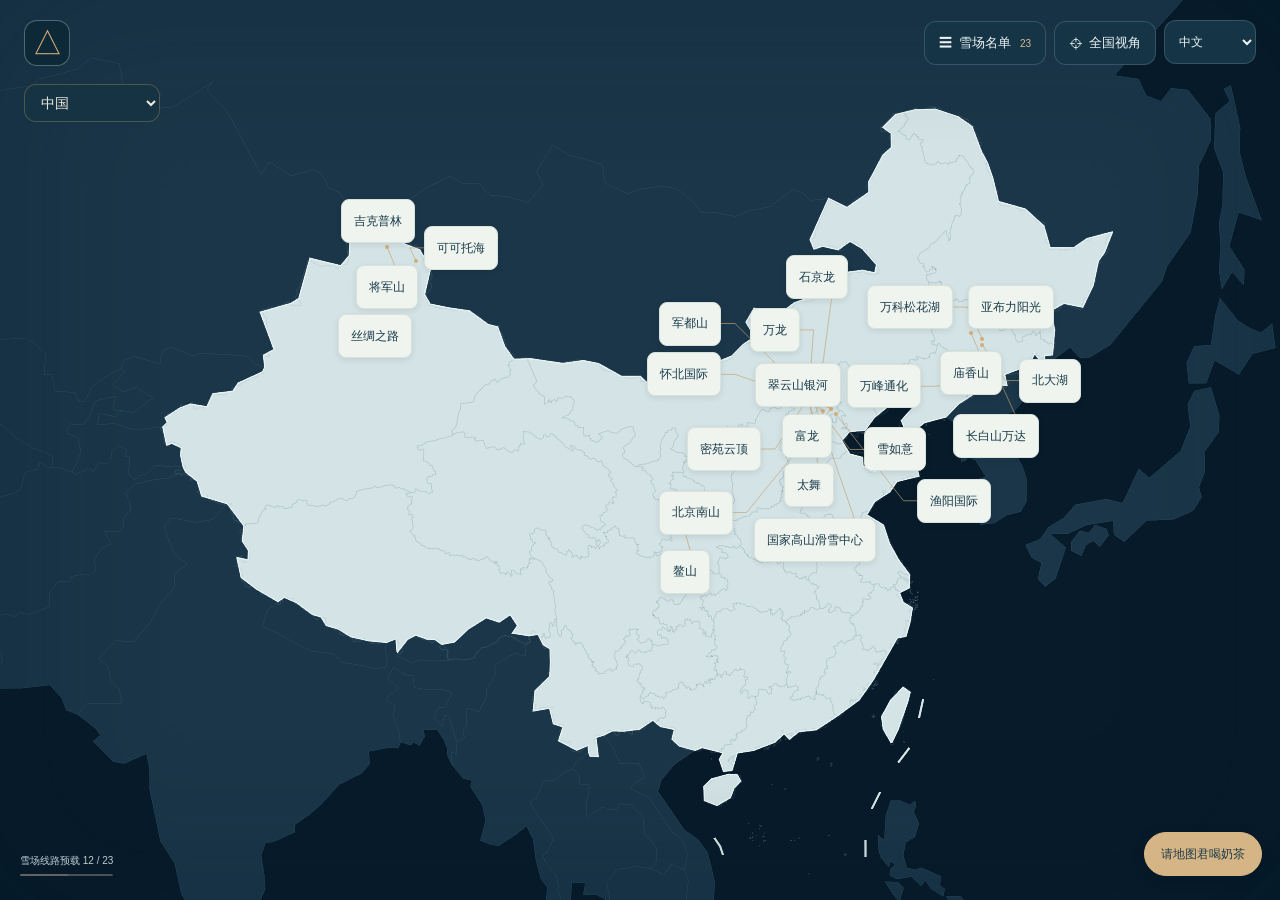
<file: index.html>
<!doctype html>
<html lang="zh-CN"><head><meta name="description" content="探索中国与日本滑雪场的三维地形、雪道与附近雪场。社区地图数据，仅供展示参考。"><meta charset="UTF-8"><meta name="viewport" content="width=device-width,initial-scale=1,viewport-fit=cover"/><meta name="theme-color" content="#091c2a"><title>中国滑雪地图 · Snow Atlas</title><link rel="preconnect" href="https://cdn.jsdelivr.net" crossorigin><link rel="stylesheet" href="./vendor/maplibre-gl.css"><link rel="stylesheet" href="./common-ui.css?v=japan34"><link rel="stylesheet" href="./atlas.css?v=japan34"></head>
<body>
<main id="atlas-map" aria-label="滑雪场地图"></main>
<div class="atmosphere" aria-hidden="true"></div>
<header class="atlas-header"><div class="atlas-brand"><div class="brand-mark">△</div><div><div class="brand-kicker">SNOW ATLAS <span> / CHINA</span></div><h1>中国滑雪地图</h1><div class="brand-sub">23座主要户外滑雪场 · 三维地形图集</div></div></div><div class="header-controls"><button type="button" aria-label="雪场名单" aria-controls="catalog" id="btn-list" aria-expanded="false">☰ <span>雪场名单</span><span class="mini-count">23</span></button><button type="button" id="btn-home" aria-label="全国视角" title="返回中国全览">⌖ <span>全国视角</span></button></div></header>
<select id="country-select" aria-label="国家与地区"><option value="CN">中国</option><option value="JP">日本 · 越后</option></select>
<div id="atlas-message" role="status" aria-live="polite">23家滑雪场 · 公开线路数据持续核查 · 名称全部显示</div>
<div id="warmup" hidden><span id="warm-text"></span><progress id="warm-bar" value="0" max="23" aria-label="雪场线路预载进度"></progress></div>
<div class="map-help" id="map-help">滚轮放大 / 缩小 <span>·</span> 左键拖动 <span>·</span> 点击名称打开雪场 <span>·</span> 点击名称进入三维雪场</div>
<div class="scale-chip" id="zoom-chip">CHINA / OVERVIEW</div>
<div id="catalog-backdrop" class="catalog-backdrop" hidden></div><section class="catalog" id="catalog" aria-label="按规模排序的雪场名单" hidden><div class="catalog-top"><div><div class="catalog-eyebrow">THE RESORTS / 23</div><h2>雪场名单</h2><p>按OSM已测绘雪道长度，非官方排名</p></div><button id="btn-close-list" aria-label="关闭名单">×</button></div><div class="catalog-search"><input id="resort-search" type="search" placeholder="搜索雪场" aria-label="搜索雪场" autocomplete="off" autocapitalize="off" spellcheck="false"></div><div id="catalog-empty" class="catalog-empty" hidden>没有匹配的雪场</div><div id="resort-list" class="resort-list"></div><div class="catalog-foot">© OpenStreetMap contributors (ODbL) · DataV GeoAtlas · Natural Earth · OpenSkiMap</div></section>
<div id="resort-overlay" class="resort-overlay" hidden role="dialog" aria-label="滑雪场三维地形界面" aria-modal="true"><iframe allowfullscreen allow="clipboard-write; web-share; fullscreen" id="scene-frame" title="滑雪场三维地形"></iframe><button id="btn-back" class="btn-back" aria-label="返回中国地图">←</button></div>
<footer class="atlas-foot"><span>MAP FRAMEWORK · v0.8</span><span>点位参考 OpenSkiData / OpenSkiMap、Skimap.org；线路 © OSM 贡献者，未作官方测绘核验 · 底图边界仅供设计预览</span></footer>
<script src="./data-cache.js?v=japan34"></script><script src="./vendor/maplibre-gl.js"></script><script src="./data/resorts.js?v=japan34"></script><script src="./atlas.js?v=japan34" defer></script><script src="./i18n.js?v=japan34"></script><script src="./extras.js?v=japan34"></script><script src="./warm31.js?v=japan34"></script></body></html>
</file>
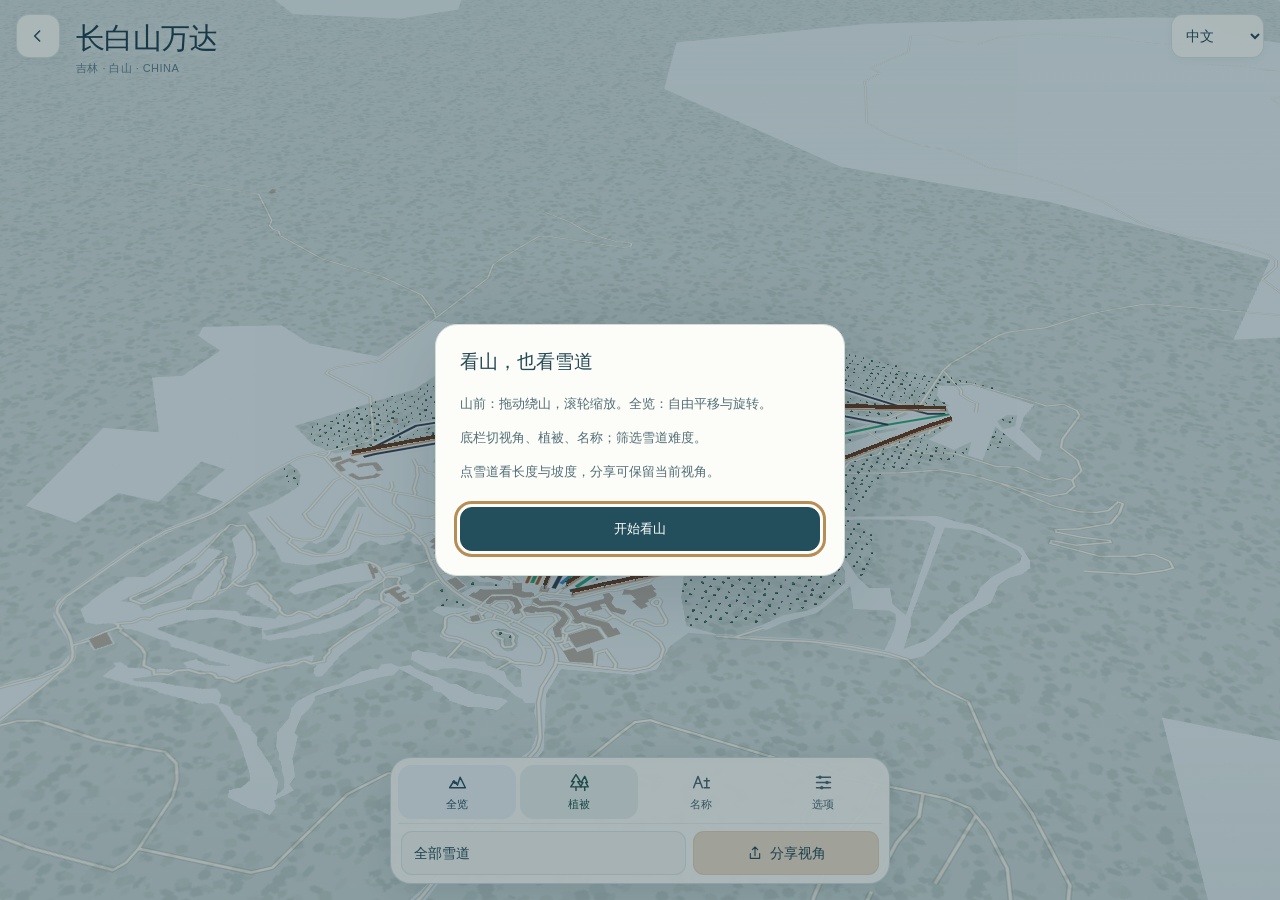
<file: scene.html>
<!doctype html>
<html lang="zh-CN">
<head><meta name="description" content="探索中国24座滑雪场的三维地形、雪道与附近雪场。社区地图数据，仅供展示参考。">
  <meta charset="UTF-8" />
  <meta name="viewport" content="width=device-width,initial-scale=1,viewport-fit=cover" />
  <meta name="theme-color" content="#eaf1f5" />
  <title>雪场三维地形 | Snow Atlas</title>
  <link rel="preconnect" href="https://unpkg.com" crossorigin />
  <link rel="preconnect" href="https://s3.amazonaws.com" crossorigin />
  <link href="./common-ui.css?v=japan34" rel="stylesheet" /><link href="./scene.css?v=japan34" rel="stylesheet" />
<link href="./vendor/maplibre-gl.css" rel="stylesheet" />

</head>
<body>
  <main id="map" aria-label="长白山万达滑雪场三维地形地图"></main>
  <header class="masthead">
    <div class="eyebrow"><span class="icon-mountain">△</span> SNOW ATLAS <span class="separator">/</span> GEOSPATIAL PREVIEW 01</div>
    <h1>长白山万达<span class="resort-suffix">滑雪场</span></h1>
    <div class="subline">CHANGBAISHAN WANDA · JILIN, CHINA</div>
  </header>
  <div class="scene-preview" id="scene-preview">真实地形 · 轻植被风格 v0.9</div>
  <div class="tools" role="toolbar" aria-label="地图控制">
    <button id="btn-view" type="button" aria-pressed="false" title="切换山前低机位与原全览视角">◒ <span id="view-toggle-text">全览 · 切山前</span></button>
    <button id="btn-vegetation" type="button" aria-pressed="true" title="显示/隐藏OSM林区纹理">♣ <span id="vegetation-toggle-text">植被：开</span></button>
    <button id="btn-labels" type="button" aria-pressed="false" title="显示已有雪道、索道名称及DEM近似高低点海拔">Aa <span id="label-toggle-text">名称 / 海拔</span></button>
    <button id="btn-reset" type="button" title="恢复默认视角 (R)" aria-label="恢复默认视角">⌖ <span>复位视角</span></button>
    <button id="btn-north" type="button" title="朝向正北 (N)" aria-label="朝向正北">↟ <span>正北</span></button>
  </div>
  <aside class="data-status" aria-live="polite">
    <span class="status-dot" id="status-dot"></span>
    <span id="status-text">地图初始化中…</span>
    <span class="stat-small" id="feature-count"></span> <span class="stat-small" id="vegetation-status">植被未同步</span>
  </aside>
  <div class="hint">左键拖动 · 平移　　右键拖动 · 旋转 / 俯仰　　滚轮 · 缩放</div>
  <aside class="legend" aria-label="雪道图例">
    <div class="legend-title">MAP KEY <span class="legend-note">社区坐标 · 待官方核对</span></div>
    <div class="legend-items">
      <span><i class="swatch green"></i> 初级</span>
      <span><i class="swatch blue"></i> 中级</span>
      <span><i class="swatch black"></i> 高级</span>
      <span><i class="swatch orange"></i> 索道 / 魔毯</span>
      <span><i class="swatch gray"></i> 未分级</span>
    </div>
  </aside>
  <section class="feature-panel" id="feature-panel" hidden>
    <button class="close" id="close-panel" title="关闭">×</button>
    <div class="eyebrow" id="feature-type"></div>
    <h2 id="feature-name"></h2>
    <p id="feature-details"></p>
    <p class="source-warning">位置来源：OpenStreetMap 社区数据，尚未通过官方雪场实测核对。</p>
  </section>
  <div class="loading" id="loading"><div class="loading-ring"></div><div>正在初始化三维地形…</div></div>
  <script src="./data-cache.js?v=japan34"></script><script src="./vendor/maplibre-gl.js" onerror="window.__maplibreLoadError = true"></script>
  <script src="./data/resorts.js?v=japan34"></script>
  <script src="./cables.js?v=japan34"></script><script src="./scene_features.js?v=japan34"></script><script src="./scene.js?v=japan34" defer></script>
<script src="./i18n.js?v=japan34"></script><script src="./extras.js?v=japan34"></script><script src="./scene-ui.js?v=japan34"></script><script src="./immersive30.js?v=japan34"></script></body>
</html>
</file>
<file: vendor/maplibre-gl.css>
.maplibregl-map{font:12px/20px Helvetica Neue,Arial,Helvetica,sans-serif;overflow:hidden;position:relative;-webkit-tap-highlight-color:rgb(0 0 0/0)}.maplibregl-canvas{left:0;position:absolute;top:0}.maplibregl-map:fullscreen{height:100%;width:100%}.maplibregl-ctrl-group button.maplibregl-ctrl-compass{touch-action:none}.maplibregl-canvas-container.maplibregl-interactive,.maplibregl-ctrl-group button.maplibregl-ctrl-compass{cursor:grab;-webkit-user-select:none;-moz-user-select:none;user-select:none}.maplibregl-canvas-container.maplibregl-interactive.maplibregl-track-pointer{cursor:pointer}.maplibregl-canvas-container.maplibregl-interactive:active,.maplibregl-ctrl-group button.maplibregl-ctrl-compass:active{cursor:grabbing}.maplibregl-canvas-container.maplibregl-touch-zoom-rotate,.maplibregl-canvas-container.maplibregl-touch-zoom-rotate .maplibregl-canvas{touch-action:pan-x pan-y}.maplibregl-canvas-container.maplibregl-touch-drag-pan,.maplibregl-canvas-container.maplibregl-touch-drag-pan .maplibregl-canvas{touch-action:pinch-zoom}.maplibregl-canvas-container.maplibregl-touch-zoom-rotate.maplibregl-touch-drag-pan,.maplibregl-canvas-container.maplibregl-touch-zoom-rotate.maplibregl-touch-drag-pan .maplibregl-canvas{touch-action:none}.maplibregl-canvas-container.maplibregl-touch-drag-pan.maplibregl-cooperative-gestures,.maplibregl-canvas-container.maplibregl-touch-drag-pan.maplibregl-cooperative-gestures .maplibregl-canvas{touch-action:pan-x pan-y}.maplibregl-ctrl-bottom-left,.maplibregl-ctrl-bottom-right,.maplibregl-ctrl-top-left,.maplibregl-ctrl-top-right{pointer-events:none;position:absolute;z-index:2}.maplibregl-ctrl-top-left{left:0;top:0}.maplibregl-ctrl-top-right{right:0;top:0}.maplibregl-ctrl-bottom-left{bottom:0;left:0}.maplibregl-ctrl-bottom-right{bottom:0;right:0}.maplibregl-ctrl{clear:both;pointer-events:auto;transform:translate(0)}.maplibregl-ctrl-top-left .maplibregl-ctrl{float:left;margin:10px 0 0 10px}.maplibregl-ctrl-top-right .maplibregl-ctrl{float:right;margin:10px 10px 0 0}.maplibregl-ctrl-bottom-left .maplibregl-ctrl{float:left;margin:0 0 10px 10px}.maplibregl-ctrl-bottom-right .maplibregl-ctrl{float:right;margin:0 10px 10px 0}.maplibregl-ctrl-group{background:#fff;border-radius:4px}.maplibregl-ctrl-group:not(:empty){box-shadow:0 0 0 2px rgba(0,0,0,.1)}@media (forced-colors:active){.maplibregl-ctrl-group:not(:empty){box-shadow:0 0 0 2px ButtonText}}.maplibregl-ctrl-group button{background-color:transparent;border:0;box-sizing:border-box;cursor:pointer;display:block;height:29px;outline:none;padding:0;width:29px}.maplibregl-ctrl-group button+button{border-top:1px solid #ddd}.maplibregl-ctrl button .maplibregl-ctrl-icon{background-position:50%;background-repeat:no-repeat;display:block;height:100%;width:100%}@media (forced-colors:active){.maplibregl-ctrl-icon{background-color:transparent}.maplibregl-ctrl-group button+button{border-top:1px solid ButtonText}}.maplibregl-ctrl button::-moz-focus-inner{border:0;padding:0}.maplibregl-ctrl-attrib-button:focus,.maplibregl-ctrl-group button:focus{box-shadow:0 0 2px 2px #0096ff}.maplibregl-ctrl button:disabled{cursor:not-allowed}.maplibregl-ctrl button:disabled .maplibregl-ctrl-icon{opacity:.25}.maplibregl-ctrl button:not(:disabled):hover{background-color:rgb(0 0 0/5%)}.maplibregl-ctrl-group button:focus:focus-visible{box-shadow:0 0 2px 2px #0096ff}.maplibregl-ctrl-group button:focus:not(:focus-visible){box-shadow:none}.maplibregl-ctrl-group button:focus:first-child{border-radius:4px 4px 0 0}.maplibregl-ctrl-group button:focus:last-child{border-radius:0 0 4px 4px}.maplibregl-ctrl-group button:focus:only-child{border-radius:inherit}.maplibregl-ctrl button.maplibregl-ctrl-zoom-out .maplibregl-ctrl-icon{background-image:url("data:image/svg+xml;charset=utf-8,%3Csvg xmlns='http://www.w3.org/2000/svg' width='29' height='29' fill='%23333' viewBox='0 0 29 29'%3E%3Cpath d='M10 13c-.75 0-1.5.75-1.5 1.5S9.25 16 10 16h9c.75 0 1.5-.75 1.5-1.5S19.75 13 19 13z'/%3E%3C/svg%3E")}.maplibregl-ctrl button.maplibregl-ctrl-zoom-in .maplibregl-ctrl-icon{background-image:url("data:image/svg+xml;charset=utf-8,%3Csvg xmlns='http://www.w3.org/2000/svg' width='29' height='29' fill='%23333' viewBox='0 0 29 29'%3E%3Cpath d='M14.5 8.5c-.75 0-1.5.75-1.5 1.5v3h-3c-.75 0-1.5.75-1.5 1.5S9.25 16 10 16h3v3c0 .75.75 1.5 1.5 1.5S16 19.75 16 19v-3h3c.75 0 1.5-.75 1.5-1.5S19.75 13 19 13h-3v-3c0-.75-.75-1.5-1.5-1.5'/%3E%3C/svg%3E")}@media (forced-colors:active){.maplibregl-ctrl button.maplibregl-ctrl-zoom-out .maplibregl-ctrl-icon{background-image:url("data:image/svg+xml;charset=utf-8,%3Csvg xmlns='http://www.w3.org/2000/svg' width='29' height='29' fill='%23fff' viewBox='0 0 29 29'%3E%3Cpath d='M10 13c-.75 0-1.5.75-1.5 1.5S9.25 16 10 16h9c.75 0 1.5-.75 1.5-1.5S19.75 13 19 13z'/%3E%3C/svg%3E")}.maplibregl-ctrl button.maplibregl-ctrl-zoom-in .maplibregl-ctrl-icon{background-image:url("data:image/svg+xml;charset=utf-8,%3Csvg xmlns='http://www.w3.org/2000/svg' width='29' height='29' fill='%23fff' viewBox='0 0 29 29'%3E%3Cpath d='M14.5 8.5c-.75 0-1.5.75-1.5 1.5v3h-3c-.75 0-1.5.75-1.5 1.5S9.25 16 10 16h3v3c0 .75.75 1.5 1.5 1.5S16 19.75 16 19v-3h3c.75 0 1.5-.75 1.5-1.5S19.75 13 19 13h-3v-3c0-.75-.75-1.5-1.5-1.5'/%3E%3C/svg%3E")}}@media (forced-colors:active) and (prefers-color-scheme:light){.maplibregl-ctrl button.maplibregl-ctrl-zoom-out .maplibregl-ctrl-icon{background-image:url("data:image/svg+xml;charset=utf-8,%3Csvg xmlns='http://www.w3.org/2000/svg' width='29' height='29' viewBox='0 0 29 29'%3E%3Cpath d='M10 13c-.75 0-1.5.75-1.5 1.5S9.25 16 10 16h9c.75 0 1.5-.75 1.5-1.5S19.75 13 19 13z'/%3E%3C/svg%3E")}.maplibregl-ctrl button.maplibregl-ctrl-zoom-in .maplibregl-ctrl-icon{background-image:url("data:image/svg+xml;charset=utf-8,%3Csvg xmlns='http://www.w3.org/2000/svg' width='29' height='29' viewBox='0 0 29 29'%3E%3Cpath d='M14.5 8.5c-.75 0-1.5.75-1.5 1.5v3h-3c-.75 0-1.5.75-1.5 1.5S9.25 16 10 16h3v3c0 .75.75 1.5 1.5 1.5S16 19.75 16 19v-3h3c.75 0 1.5-.75 1.5-1.5S19.75 13 19 13h-3v-3c0-.75-.75-1.5-1.5-1.5'/%3E%3C/svg%3E")}}.maplibregl-ctrl button.maplibregl-ctrl-fullscreen .maplibregl-ctrl-icon{background-image:url("data:image/svg+xml;charset=utf-8,%3Csvg xmlns='http://www.w3.org/2000/svg' width='29' height='29' fill='%23333' viewBox='0 0 29 29'%3E%3Cpath d='M24 16v5.5c0 1.75-.75 2.5-2.5 2.5H16v-1l3-1.5-4-5.5 1-1 5.5 4 1.5-3zM6 16l1.5 3 5.5-4 1 1-4 5.5 3 1.5v1H7.5C5.75 24 5 23.25 5 21.5V16zm7-11v1l-3 1.5 4 5.5-1 1-5.5-4L6 13H5V7.5C5 5.75 5.75 5 7.5 5zm11 2.5c0-1.75-.75-2.5-2.5-2.5H16v1l3 1.5-4 5.5 1 1 5.5-4 1.5 3h1z'/%3E%3C/svg%3E")}.maplibregl-ctrl button.maplibregl-ctrl-shrink .maplibregl-ctrl-icon{background-image:url("data:image/svg+xml;charset=utf-8,%3Csvg xmlns='http://www.w3.org/2000/svg' width='29' height='29' viewBox='0 0 29 29'%3E%3Cpath d='M18.5 16c-1.75 0-2.5.75-2.5 2.5V24h1l1.5-3 5.5 4 1-1-4-5.5 3-1.5v-1zM13 18.5c0-1.75-.75-2.5-2.5-2.5H5v1l3 1.5L4 24l1 1 5.5-4 1.5 3h1zm3-8c0 1.75.75 2.5 2.5 2.5H24v-1l-3-1.5L25 5l-1-1-5.5 4L17 5h-1zM10.5 13c1.75 0 2.5-.75 2.5-2.5V5h-1l-1.5 3L5 4 4 5l4 5.5L5 12v1z'/%3E%3C/svg%3E")}@media (forced-colors:active){.maplibregl-ctrl button.maplibregl-ctrl-fullscreen .maplibregl-ctrl-icon{background-image:url("data:image/svg+xml;charset=utf-8,%3Csvg xmlns='http://www.w3.org/2000/svg' width='29' height='29' fill='%23fff' viewBox='0 0 29 29'%3E%3Cpath d='M24 16v5.5c0 1.75-.75 2.5-2.5 2.5H16v-1l3-1.5-4-5.5 1-1 5.5 4 1.5-3zM6 16l1.5 3 5.5-4 1 1-4 5.5 3 1.5v1H7.5C5.75 24 5 23.25 5 21.5V16zm7-11v1l-3 1.5 4 5.5-1 1-5.5-4L6 13H5V7.5C5 5.75 5.75 5 7.5 5zm11 2.5c0-1.75-.75-2.5-2.5-2.5H16v1l3 1.5-4 5.5 1 1 5.5-4 1.5 3h1z'/%3E%3C/svg%3E")}.maplibregl-ctrl button.maplibregl-ctrl-shrink .maplibregl-ctrl-icon{background-image:url("data:image/svg+xml;charset=utf-8,%3Csvg xmlns='http://www.w3.org/2000/svg' width='29' height='29' fill='%23fff' viewBox='0 0 29 29'%3E%3Cpath d='M18.5 16c-1.75 0-2.5.75-2.5 2.5V24h1l1.5-3 5.5 4 1-1-4-5.5 3-1.5v-1zM13 18.5c0-1.75-.75-2.5-2.5-2.5H5v1l3 1.5L4 24l1 1 5.5-4 1.5 3h1zm3-8c0 1.75.75 2.5 2.5 2.5H24v-1l-3-1.5L25 5l-1-1-5.5 4L17 5h-1zM10.5 13c1.75 0 2.5-.75 2.5-2.5V5h-1l-1.5 3L5 4 4 5l4 5.5L5 12v1z'/%3E%3C/svg%3E")}}@media (forced-colors:active) and (prefers-color-scheme:light){.maplibregl-ctrl button.maplibregl-ctrl-fullscreen .maplibregl-ctrl-icon{background-image:url("data:image/svg+xml;charset=utf-8,%3Csvg xmlns='http://www.w3.org/2000/svg' width='29' height='29' viewBox='0 0 29 29'%3E%3Cpath d='M24 16v5.5c0 1.75-.75 2.5-2.5 2.5H16v-1l3-1.5-4-5.5 1-1 5.5 4 1.5-3zM6 16l1.5 3 5.5-4 1 1-4 5.5 3 1.5v1H7.5C5.75 24 5 23.25 5 21.5V16zm7-11v1l-3 1.5 4 5.5-1 1-5.5-4L6 13H5V7.5C5 5.75 5.75 5 7.5 5zm11 2.5c0-1.75-.75-2.5-2.5-2.5H16v1l3 1.5-4 5.5 1 1 5.5-4 1.5 3h1z'/%3E%3C/svg%3E")}.maplibregl-ctrl button.maplibregl-ctrl-shrink .maplibregl-ctrl-icon{background-image:url("data:image/svg+xml;charset=utf-8,%3Csvg xmlns='http://www.w3.org/2000/svg' width='29' height='29' viewBox='0 0 29 29'%3E%3Cpath d='M18.5 16c-1.75 0-2.5.75-2.5 2.5V24h1l1.5-3 5.5 4 1-1-4-5.5 3-1.5v-1zM13 18.5c0-1.75-.75-2.5-2.5-2.5H5v1l3 1.5L4 24l1 1 5.5-4 1.5 3h1zm3-8c0 1.75.75 2.5 2.5 2.5H24v-1l-3-1.5L25 5l-1-1-5.5 4L17 5h-1zM10.5 13c1.75 0 2.5-.75 2.5-2.5V5h-1l-1.5 3L5 4 4 5l4 5.5L5 12v1z'/%3E%3C/svg%3E")}}.maplibregl-ctrl button.maplibregl-ctrl-compass .maplibregl-ctrl-icon{background-image:url("data:image/svg+xml;charset=utf-8,%3Csvg xmlns='http://www.w3.org/2000/svg' width='29' height='29' fill='%23333' viewBox='0 0 29 29'%3E%3Cpath d='m10.5 14 4-8 4 8z'/%3E%3Cpath fill='%23ccc' d='m10.5 16 4 8 4-8z'/%3E%3C/svg%3E")}@media (forced-colors:active){.maplibregl-ctrl button.maplibregl-ctrl-compass .maplibregl-ctrl-icon{background-image:url("data:image/svg+xml;charset=utf-8,%3Csvg xmlns='http://www.w3.org/2000/svg' width='29' height='29' fill='%23fff' viewBox='0 0 29 29'%3E%3Cpath d='m10.5 14 4-8 4 8z'/%3E%3Cpath fill='%23ccc' d='m10.5 16 4 8 4-8z'/%3E%3C/svg%3E")}}@media (forced-colors:active) and (prefers-color-scheme:light){.maplibregl-ctrl button.maplibregl-ctrl-compass .maplibregl-ctrl-icon{background-image:url("data:image/svg+xml;charset=utf-8,%3Csvg xmlns='http://www.w3.org/2000/svg' width='29' height='29' viewBox='0 0 29 29'%3E%3Cpath d='m10.5 14 4-8 4 8z'/%3E%3Cpath fill='%23ccc' d='m10.5 16 4 8 4-8z'/%3E%3C/svg%3E")}}.maplibregl-ctrl button.maplibregl-ctrl-globe .maplibregl-ctrl-icon{background-image:url("data:image/svg+xml;charset=utf-8,%3Csvg xmlns='http://www.w3.org/2000/svg' width='22' height='22' fill='none' stroke='%23333' viewBox='0 0 22 22'%3E%3Ccircle cx='11' cy='11' r='8.5'/%3E%3Cpath d='M17.5 11c0 4.819-3.02 8.5-6.5 8.5S4.5 15.819 4.5 11 7.52 2.5 11 2.5s6.5 3.681 6.5 8.5Z'/%3E%3Cpath d='M13.5 11c0 2.447-.331 4.64-.853 6.206-.262.785-.562 1.384-.872 1.777-.314.399-.58.517-.775.517s-.461-.118-.775-.517c-.31-.393-.61-.992-.872-1.777C8.831 15.64 8.5 13.446 8.5 11s.331-4.64.853-6.206c.262-.785.562-1.384.872-1.777.314-.399.58-.517.775-.517s.461.118.775.517c.31.393.61.992.872 1.777.522 1.565.853 3.76.853 6.206Z'/%3E%3Cpath d='M11 7.5c-1.909 0-3.622-.166-4.845-.428-.616-.132-1.08-.283-1.379-.434a1.3 1.3 0 0 1-.224-.138q.07-.058.224-.138c.299-.151.763-.302 1.379-.434C7.378 5.666 9.091 5.5 11 5.5s3.622.166 4.845.428c.616.132 1.08.283 1.379.434.105.053.177.1.224.138q-.07.058-.224.138c-.299.151-.763.302-1.379.434-1.223.262-2.936.428-4.845.428ZM4.486 6.436ZM11 16.5c-1.909 0-3.622-.166-4.845-.428-.616-.132-1.08-.283-1.379-.434a1.3 1.3 0 0 1-.224-.138 1.3 1.3 0 0 1 .224-.138c.299-.151.763-.302 1.379-.434C7.378 14.666 9.091 14.5 11 14.5s3.622.166 4.845.428c.616.132 1.08.283 1.379.434.105.053.177.1.224.138a1.3 1.3 0 0 1-.224.138c-.299.151-.763.302-1.379.434-1.223.262-2.936.428-4.845.428Zm-6.514-1.064ZM11 12.5c-2.46 0-4.672-.222-6.255-.574-.796-.177-1.406-.38-1.805-.59a1.5 1.5 0 0 1-.39-.272.3.3 0 0 1-.047-.064.3.3 0 0 1 .048-.064c.066-.073.189-.167.389-.272.399-.21 1.009-.413 1.805-.59C6.328 9.722 8.54 9.5 11 9.5s4.672.222 6.256.574c.795.177 1.405.38 1.804.59.2.105.323.2.39.272a.3.3 0 0 1 .047.064.3.3 0 0 1-.048.064 1.4 1.4 0 0 1-.389.272c-.399.21-1.009.413-1.804.59-1.584.352-3.796.574-6.256.574Zm-8.501-1.51v.002zm0 .018v.002zm17.002.002v-.002zm0-.018v-.002z'/%3E%3C/svg%3E")}.maplibregl-ctrl button.maplibregl-ctrl-globe-enabled .maplibregl-ctrl-icon{background-image:url("data:image/svg+xml;charset=utf-8,%3Csvg xmlns='http://www.w3.org/2000/svg' width='22' height='22' fill='none' stroke='%2333b5e5' viewBox='0 0 22 22'%3E%3Ccircle cx='11' cy='11' r='8.5'/%3E%3Cpath d='M17.5 11c0 4.819-3.02 8.5-6.5 8.5S4.5 15.819 4.5 11 7.52 2.5 11 2.5s6.5 3.681 6.5 8.5Z'/%3E%3Cpath d='M13.5 11c0 2.447-.331 4.64-.853 6.206-.262.785-.562 1.384-.872 1.777-.314.399-.58.517-.775.517s-.461-.118-.775-.517c-.31-.393-.61-.992-.872-1.777C8.831 15.64 8.5 13.446 8.5 11s.331-4.64.853-6.206c.262-.785.562-1.384.872-1.777.314-.399.58-.517.775-.517s.461.118.775.517c.31.393.61.992.872 1.777.522 1.565.853 3.76.853 6.206Z'/%3E%3Cpath d='M11 7.5c-1.909 0-3.622-.166-4.845-.428-.616-.132-1.08-.283-1.379-.434a1.3 1.3 0 0 1-.224-.138q.07-.058.224-.138c.299-.151.763-.302 1.379-.434C7.378 5.666 9.091 5.5 11 5.5s3.622.166 4.845.428c.616.132 1.08.283 1.379.434.105.053.177.1.224.138q-.07.058-.224.138c-.299.151-.763.302-1.379.434-1.223.262-2.936.428-4.845.428ZM4.486 6.436ZM11 16.5c-1.909 0-3.622-.166-4.845-.428-.616-.132-1.08-.283-1.379-.434a1.3 1.3 0 0 1-.224-.138 1.3 1.3 0 0 1 .224-.138c.299-.151.763-.302 1.379-.434C7.378 14.666 9.091 14.5 11 14.5s3.622.166 4.845.428c.616.132 1.08.283 1.379.434.105.053.177.1.224.138a1.3 1.3 0 0 1-.224.138c-.299.151-.763.302-1.379.434-1.223.262-2.936.428-4.845.428Zm-6.514-1.064ZM11 12.5c-2.46 0-4.672-.222-6.255-.574-.796-.177-1.406-.38-1.805-.59a1.5 1.5 0 0 1-.39-.272.3.3 0 0 1-.047-.064.3.3 0 0 1 .048-.064c.066-.073.189-.167.389-.272.399-.21 1.009-.413 1.805-.59C6.328 9.722 8.54 9.5 11 9.5s4.672.222 6.256.574c.795.177 1.405.38 1.804.59.2.105.323.2.39.272a.3.3 0 0 1 .047.064.3.3 0 0 1-.048.064 1.4 1.4 0 0 1-.389.272c-.399.21-1.009.413-1.804.59-1.584.352-3.796.574-6.256.574Zm-8.501-1.51v.002zm0 .018v.002zm17.002.002v-.002zm0-.018v-.002z'/%3E%3C/svg%3E")}.maplibregl-ctrl button.maplibregl-ctrl-terrain .maplibregl-ctrl-icon{background-image:url("data:image/svg+xml;charset=utf-8,%3Csvg xmlns='http://www.w3.org/2000/svg' width='22' height='22' fill='%23333' viewBox='0 0 22 22'%3E%3Cpath d='m1.754 13.406 4.453-4.851 3.09 3.09 3.281 3.277.969-.969-3.309-3.312 3.844-4.121 6.148 6.886h1.082v-.855l-7.207-8.07-4.84 5.187L6.169 6.57l-5.48 5.965v.871ZM.688 16.844h20.625v1.375H.688Zm0 0'/%3E%3C/svg%3E")}.maplibregl-ctrl button.maplibregl-ctrl-terrain-enabled .maplibregl-ctrl-icon{background-image:url("data:image/svg+xml;charset=utf-8,%3Csvg xmlns='http://www.w3.org/2000/svg' width='22' height='22' fill='%2333b5e5' viewBox='0 0 22 22'%3E%3Cpath d='m1.754 13.406 4.453-4.851 3.09 3.09 3.281 3.277.969-.969-3.309-3.312 3.844-4.121 6.148 6.886h1.082v-.855l-7.207-8.07-4.84 5.187L6.169 6.57l-5.48 5.965v.871ZM.688 16.844h20.625v1.375H.688Zm0 0'/%3E%3C/svg%3E")}.maplibregl-ctrl button.maplibregl-ctrl-geolocate .maplibregl-ctrl-icon{background-image:url("data:image/svg+xml;charset=utf-8,%3Csvg xmlns='http://www.w3.org/2000/svg' width='29' height='29' fill='%23333' viewBox='0 0 20 20'%3E%3Cpath d='M10 4C9 4 9 5 9 5v.1A5 5 0 0 0 5.1 9H5s-1 0-1 1 1 1 1 1h.1A5 5 0 0 0 9 14.9v.1s0 1 1 1 1-1 1-1v-.1a5 5 0 0 0 3.9-3.9h.1s1 0 1-1-1-1-1-1h-.1A5 5 0 0 0 11 5.1V5s0-1-1-1m0 2.5a3.5 3.5 0 1 1 0 7 3.5 3.5 0 1 1 0-7'/%3E%3Ccircle cx='10' cy='10' r='2'/%3E%3C/svg%3E")}.maplibregl-ctrl button.maplibregl-ctrl-geolocate:disabled .maplibregl-ctrl-icon{background-image:url("data:image/svg+xml;charset=utf-8,%3Csvg xmlns='http://www.w3.org/2000/svg' width='29' height='29' fill='%23aaa' viewBox='0 0 20 20'%3E%3Cpath d='M10 4C9 4 9 5 9 5v.1A5 5 0 0 0 5.1 9H5s-1 0-1 1 1 1 1 1h.1A5 5 0 0 0 9 14.9v.1s0 1 1 1 1-1 1-1v-.1a5 5 0 0 0 3.9-3.9h.1s1 0 1-1-1-1-1-1h-.1A5 5 0 0 0 11 5.1V5s0-1-1-1m0 2.5a3.5 3.5 0 1 1 0 7 3.5 3.5 0 1 1 0-7'/%3E%3Ccircle cx='10' cy='10' r='2'/%3E%3Cpath fill='red' d='m14 5 1 1-9 9-1-1z'/%3E%3C/svg%3E")}.maplibregl-ctrl button.maplibregl-ctrl-geolocate.maplibregl-ctrl-geolocate-active .maplibregl-ctrl-icon{background-image:url("data:image/svg+xml;charset=utf-8,%3Csvg xmlns='http://www.w3.org/2000/svg' width='29' height='29' fill='%2333b5e5' viewBox='0 0 20 20'%3E%3Cpath d='M10 4C9 4 9 5 9 5v.1A5 5 0 0 0 5.1 9H5s-1 0-1 1 1 1 1 1h.1A5 5 0 0 0 9 14.9v.1s0 1 1 1 1-1 1-1v-.1a5 5 0 0 0 3.9-3.9h.1s1 0 1-1-1-1-1-1h-.1A5 5 0 0 0 11 5.1V5s0-1-1-1m0 2.5a3.5 3.5 0 1 1 0 7 3.5 3.5 0 1 1 0-7'/%3E%3Ccircle cx='10' cy='10' r='2'/%3E%3C/svg%3E")}.maplibregl-ctrl button.maplibregl-ctrl-geolocate.maplibregl-ctrl-geolocate-active-error .maplibregl-ctrl-icon{background-image:url("data:image/svg+xml;charset=utf-8,%3Csvg xmlns='http://www.w3.org/2000/svg' width='29' height='29' fill='%23e58978' viewBox='0 0 20 20'%3E%3Cpath d='M10 4C9 4 9 5 9 5v.1A5 5 0 0 0 5.1 9H5s-1 0-1 1 1 1 1 1h.1A5 5 0 0 0 9 14.9v.1s0 1 1 1 1-1 1-1v-.1a5 5 0 0 0 3.9-3.9h.1s1 0 1-1-1-1-1-1h-.1A5 5 0 0 0 11 5.1V5s0-1-1-1m0 2.5a3.5 3.5 0 1 1 0 7 3.5 3.5 0 1 1 0-7'/%3E%3Ccircle cx='10' cy='10' r='2'/%3E%3C/svg%3E")}.maplibregl-ctrl button.maplibregl-ctrl-geolocate.maplibregl-ctrl-geolocate-background .maplibregl-ctrl-icon{background-image:url("data:image/svg+xml;charset=utf-8,%3Csvg xmlns='http://www.w3.org/2000/svg' width='29' height='29' fill='%2333b5e5' viewBox='0 0 20 20'%3E%3Cpath d='M10 4C9 4 9 5 9 5v.1A5 5 0 0 0 5.1 9H5s-1 0-1 1 1 1 1 1h.1A5 5 0 0 0 9 14.9v.1s0 1 1 1 1-1 1-1v-.1a5 5 0 0 0 3.9-3.9h.1s1 0 1-1-1-1-1-1h-.1A5 5 0 0 0 11 5.1V5s0-1-1-1m0 2.5a3.5 3.5 0 1 1 0 7 3.5 3.5 0 1 1 0-7'/%3E%3C/svg%3E")}.maplibregl-ctrl button.maplibregl-ctrl-geolocate.maplibregl-ctrl-geolocate-background-error .maplibregl-ctrl-icon{background-image:url("data:image/svg+xml;charset=utf-8,%3Csvg xmlns='http://www.w3.org/2000/svg' width='29' height='29' fill='%23e54e33' viewBox='0 0 20 20'%3E%3Cpath d='M10 4C9 4 9 5 9 5v.1A5 5 0 0 0 5.1 9H5s-1 0-1 1 1 1 1 1h.1A5 5 0 0 0 9 14.9v.1s0 1 1 1 1-1 1-1v-.1a5 5 0 0 0 3.9-3.9h.1s1 0 1-1-1-1-1-1h-.1A5 5 0 0 0 11 5.1V5s0-1-1-1m0 2.5a3.5 3.5 0 1 1 0 7 3.5 3.5 0 1 1 0-7'/%3E%3C/svg%3E")}.maplibregl-ctrl button.maplibregl-ctrl-geolocate.maplibregl-ctrl-geolocate-waiting .maplibregl-ctrl-icon{animation:maplibregl-spin 2s linear infinite}@media (forced-colors:active){.maplibregl-ctrl button.maplibregl-ctrl-geolocate .maplibregl-ctrl-icon{background-image:url("data:image/svg+xml;charset=utf-8,%3Csvg xmlns='http://www.w3.org/2000/svg' width='29' height='29' fill='%23fff' viewBox='0 0 20 20'%3E%3Cpath d='M10 4C9 4 9 5 9 5v.1A5 5 0 0 0 5.1 9H5s-1 0-1 1 1 1 1 1h.1A5 5 0 0 0 9 14.9v.1s0 1 1 1 1-1 1-1v-.1a5 5 0 0 0 3.9-3.9h.1s1 0 1-1-1-1-1-1h-.1A5 5 0 0 0 11 5.1V5s0-1-1-1m0 2.5a3.5 3.5 0 1 1 0 7 3.5 3.5 0 1 1 0-7'/%3E%3Ccircle cx='10' cy='10' r='2'/%3E%3C/svg%3E")}.maplibregl-ctrl button.maplibregl-ctrl-geolocate:disabled .maplibregl-ctrl-icon{background-image:url("data:image/svg+xml;charset=utf-8,%3Csvg xmlns='http://www.w3.org/2000/svg' width='29' height='29' fill='%23999' viewBox='0 0 20 20'%3E%3Cpath d='M10 4C9 4 9 5 9 5v.1A5 5 0 0 0 5.1 9H5s-1 0-1 1 1 1 1 1h.1A5 5 0 0 0 9 14.9v.1s0 1 1 1 1-1 1-1v-.1a5 5 0 0 0 3.9-3.9h.1s1 0 1-1-1-1-1-1h-.1A5 5 0 0 0 11 5.1V5s0-1-1-1m0 2.5a3.5 3.5 0 1 1 0 7 3.5 3.5 0 1 1 0-7'/%3E%3Ccircle cx='10' cy='10' r='2'/%3E%3Cpath fill='red' d='m14 5 1 1-9 9-1-1z'/%3E%3C/svg%3E")}.maplibregl-ctrl button.maplibregl-ctrl-geolocate.maplibregl-ctrl-geolocate-active .maplibregl-ctrl-icon{background-image:url("data:image/svg+xml;charset=utf-8,%3Csvg xmlns='http://www.w3.org/2000/svg' width='29' height='29' fill='%2333b5e5' viewBox='0 0 20 20'%3E%3Cpath d='M10 4C9 4 9 5 9 5v.1A5 5 0 0 0 5.1 9H5s-1 0-1 1 1 1 1 1h.1A5 5 0 0 0 9 14.9v.1s0 1 1 1 1-1 1-1v-.1a5 5 0 0 0 3.9-3.9h.1s1 0 1-1-1-1-1-1h-.1A5 5 0 0 0 11 5.1V5s0-1-1-1m0 2.5a3.5 3.5 0 1 1 0 7 3.5 3.5 0 1 1 0-7'/%3E%3Ccircle cx='10' cy='10' r='2'/%3E%3C/svg%3E")}.maplibregl-ctrl button.maplibregl-ctrl-geolocate.maplibregl-ctrl-geolocate-active-error .maplibregl-ctrl-icon{background-image:url("data:image/svg+xml;charset=utf-8,%3Csvg xmlns='http://www.w3.org/2000/svg' width='29' height='29' fill='%23e58978' viewBox='0 0 20 20'%3E%3Cpath d='M10 4C9 4 9 5 9 5v.1A5 5 0 0 0 5.1 9H5s-1 0-1 1 1 1 1 1h.1A5 5 0 0 0 9 14.9v.1s0 1 1 1 1-1 1-1v-.1a5 5 0 0 0 3.9-3.9h.1s1 0 1-1-1-1-1-1h-.1A5 5 0 0 0 11 5.1V5s0-1-1-1m0 2.5a3.5 3.5 0 1 1 0 7 3.5 3.5 0 1 1 0-7'/%3E%3Ccircle cx='10' cy='10' r='2'/%3E%3C/svg%3E")}.maplibregl-ctrl button.maplibregl-ctrl-geolocate.maplibregl-ctrl-geolocate-background .maplibregl-ctrl-icon{background-image:url("data:image/svg+xml;charset=utf-8,%3Csvg xmlns='http://www.w3.org/2000/svg' width='29' height='29' fill='%2333b5e5' viewBox='0 0 20 20'%3E%3Cpath d='M10 4C9 4 9 5 9 5v.1A5 5 0 0 0 5.1 9H5s-1 0-1 1 1 1 1 1h.1A5 5 0 0 0 9 14.9v.1s0 1 1 1 1-1 1-1v-.1a5 5 0 0 0 3.9-3.9h.1s1 0 1-1-1-1-1-1h-.1A5 5 0 0 0 11 5.1V5s0-1-1-1m0 2.5a3.5 3.5 0 1 1 0 7 3.5 3.5 0 1 1 0-7'/%3E%3C/svg%3E")}.maplibregl-ctrl button.maplibregl-ctrl-geolocate.maplibregl-ctrl-geolocate-background-error .maplibregl-ctrl-icon{background-image:url("data:image/svg+xml;charset=utf-8,%3Csvg xmlns='http://www.w3.org/2000/svg' width='29' height='29' fill='%23e54e33' viewBox='0 0 20 20'%3E%3Cpath d='M10 4C9 4 9 5 9 5v.1A5 5 0 0 0 5.1 9H5s-1 0-1 1 1 1 1 1h.1A5 5 0 0 0 9 14.9v.1s0 1 1 1 1-1 1-1v-.1a5 5 0 0 0 3.9-3.9h.1s1 0 1-1-1-1-1-1h-.1A5 5 0 0 0 11 5.1V5s0-1-1-1m0 2.5a3.5 3.5 0 1 1 0 7 3.5 3.5 0 1 1 0-7'/%3E%3C/svg%3E")}}@media (forced-colors:active) and (prefers-color-scheme:light){.maplibregl-ctrl button.maplibregl-ctrl-geolocate .maplibregl-ctrl-icon{background-image:url("data:image/svg+xml;charset=utf-8,%3Csvg xmlns='http://www.w3.org/2000/svg' width='29' height='29' viewBox='0 0 20 20'%3E%3Cpath d='M10 4C9 4 9 5 9 5v.1A5 5 0 0 0 5.1 9H5s-1 0-1 1 1 1 1 1h.1A5 5 0 0 0 9 14.9v.1s0 1 1 1 1-1 1-1v-.1a5 5 0 0 0 3.9-3.9h.1s1 0 1-1-1-1-1-1h-.1A5 5 0 0 0 11 5.1V5s0-1-1-1m0 2.5a3.5 3.5 0 1 1 0 7 3.5 3.5 0 1 1 0-7'/%3E%3Ccircle cx='10' cy='10' r='2'/%3E%3C/svg%3E")}.maplibregl-ctrl button.maplibregl-ctrl-geolocate:disabled .maplibregl-ctrl-icon{background-image:url("data:image/svg+xml;charset=utf-8,%3Csvg xmlns='http://www.w3.org/2000/svg' width='29' height='29' fill='%23666' viewBox='0 0 20 20'%3E%3Cpath d='M10 4C9 4 9 5 9 5v.1A5 5 0 0 0 5.1 9H5s-1 0-1 1 1 1 1 1h.1A5 5 0 0 0 9 14.9v.1s0 1 1 1 1-1 1-1v-.1a5 5 0 0 0 3.9-3.9h.1s1 0 1-1-1-1-1-1h-.1A5 5 0 0 0 11 5.1V5s0-1-1-1m0 2.5a3.5 3.5 0 1 1 0 7 3.5 3.5 0 1 1 0-7'/%3E%3Ccircle cx='10' cy='10' r='2'/%3E%3Cpath fill='red' d='m14 5 1 1-9 9-1-1z'/%3E%3C/svg%3E")}}@keyframes maplibregl-spin{0%{transform:rotate(0deg)}to{transform:rotate(1turn)}}a.maplibregl-ctrl-logo{background-image:url("data:image/svg+xml;charset=utf-8,%3Csvg xmlns='http://www.w3.org/2000/svg' width='88' height='23' fill='none'%3E%3Cpath fill='%23000' fill-opacity='.4' fill-rule='evenodd' d='M17.408 16.796h-1.827l2.501-12.095h.198l3.324 6.533.988 2.19.988-2.19 3.258-6.533h.181l2.6 12.095h-1.81l-1.218-5.644-.362-1.71-.658 1.71-2.929 5.644h-.098l-2.914-5.644-.757-1.71-.345 1.71zm1.958-3.42-.726 3.663a1.255 1.255 0 0 1-1.232 1.011h-1.827a1.255 1.255 0 0 1-1.229-1.509l2.501-12.095a1.255 1.255 0 0 1 1.23-1.001h.197a1.25 1.25 0 0 1 1.12.685l3.19 6.273 3.125-6.263a1.25 1.25 0 0 1 1.123-.695h.181a1.255 1.255 0 0 1 1.227.991l1.443 6.71a5 5 0 0 1 .314-.787l.009-.016a4.6 4.6 0 0 1 1.777-1.887c.782-.46 1.668-.667 2.611-.667a4.6 4.6 0 0 1 1.7.32l.306.134c.21-.16.474-.256.759-.256h1.694a1.255 1.255 0 0 1 1.212.925 1.255 1.255 0 0 1 1.212-.925h1.711c.284 0 .545.094.755.252.613-.3 1.312-.45 2.075-.45 1.356 0 2.557.445 3.482 1.4q.47.48.763 1.064V4.701a1.255 1.255 0 0 1 1.255-1.255h1.86A1.255 1.255 0 0 1 54.44 4.7v9.194h2.217c.19 0 .37.043.532.118v-4.77c0-.356.147-.678.385-.906a2.42 2.42 0 0 1-.682-1.71c0-.665.267-1.253.735-1.7a2.45 2.45 0 0 1 1.722-.674 2.43 2.43 0 0 1 1.705.675q.318.302.504.683V4.7a1.255 1.255 0 0 1 1.255-1.255h1.744A1.255 1.255 0 0 1 65.812 4.7v3.335a4.8 4.8 0 0 1 1.526-.246c.938 0 1.817.214 2.59.69a4.47 4.47 0 0 1 1.67 1.743v-.98a1.255 1.255 0 0 1 1.256-1.256h1.777c.233 0 .451.064.639.174a3.4 3.4 0 0 1 1.567-.372c.346 0 .861.02 1.285.232a1.25 1.25 0 0 1 .689 1.004 4.7 4.7 0 0 1 .853-.588c.795-.44 1.675-.647 2.61-.647 1.385 0 2.65.39 3.525 1.396.836.938 1.168 2.173 1.168 3.528q-.001.515-.056 1.051a1.255 1.255 0 0 1-.947 1.09l.408.952a1.255 1.255 0 0 1-.477 1.552c-.418.268-.92.463-1.458.612-.613.171-1.304.244-2.049.244-1.06 0-2.043-.207-2.886-.698l-.015-.008c-.798-.48-1.419-1.135-1.818-1.963l-.004-.008a5.8 5.8 0 0 1-.548-2.512q0-.429.053-.843a1.3 1.3 0 0 1-.333-.086l-.166-.004c-.223 0-.426.062-.643.228-.03.024-.142.139-.142.59v3.883a1.255 1.255 0 0 1-1.256 1.256h-1.777a1.255 1.255 0 0 1-1.256-1.256V15.69l-.032.057a4.8 4.8 0 0 1-1.86 1.833 5.04 5.04 0 0 1-2.484.634 4.5 4.5 0 0 1-1.935-.424 1.25 1.25 0 0 1-.764.258h-1.71a1.255 1.255 0 0 1-1.256-1.255V7.687a2.4 2.4 0 0 1-.428.625c.253.23.412.561.412.93v7.553a1.255 1.255 0 0 1-1.256 1.255h-1.843a1.25 1.25 0 0 1-.894-.373c-.228.23-.544.373-.894.373H51.32a1.255 1.255 0 0 1-1.256-1.255v-1.251l-.061.117a4.7 4.7 0 0 1-1.782 1.884 4.77 4.77 0 0 1-2.485.67 5.6 5.6 0 0 1-1.485-.188l.009 2.764a1.255 1.255 0 0 1-1.255 1.259h-1.729a1.255 1.255 0 0 1-1.255-1.255v-3.537a1.255 1.255 0 0 1-1.167.793h-1.679a1.25 1.25 0 0 1-.77-.263 4.5 4.5 0 0 1-1.945.429c-.885 0-1.724-.21-2.495-.632l-.017-.01a5 5 0 0 1-1.081-.836 1.255 1.255 0 0 1-1.254 1.312h-1.81a1.255 1.255 0 0 1-1.228-.99l-.782-3.625-2.044 3.939a1.25 1.25 0 0 1-1.115.676h-.098a1.25 1.25 0 0 1-1.116-.68l-2.061-3.994zM35.92 16.63l.207-.114.223-.15q.493-.356.735-.785l.061-.118.033 1.332h1.678V9.242h-1.694l-.033 1.267q-.133-.329-.526-.658l-.032-.028a3.2 3.2 0 0 0-.668-.428l-.27-.12a3.3 3.3 0 0 0-1.235-.23q-1.136-.001-1.974.493a3.36 3.36 0 0 0-1.3 1.382q-.445.89-.444 2.074 0 1.2.51 2.107a3.8 3.8 0 0 0 1.382 1.381 3.9 3.9 0 0 0 1.893.477q.795 0 1.455-.33zm-2.789-5.38q-.576.675-.575 1.762 0 1.102.559 1.794.576.675 1.645.675a2.25 2.25 0 0 0 .934-.19 2.2 2.2 0 0 0 .468-.29l.178-.161a2.2 2.2 0 0 0 .397-.561q.244-.5.244-1.15v-.115q0-.708-.296-1.267l-.043-.077a2.2 2.2 0 0 0-.633-.709l-.13-.086-.047-.028a2.1 2.1 0 0 0-1.073-.285q-1.052 0-1.629.692zm2.316 2.706c.163-.17.28-.407.28-.83v-.114c0-.292-.06-.508-.15-.68a.96.96 0 0 0-.353-.389.85.85 0 0 0-.464-.127c-.4 0-.56.114-.664.239l-.01.012c-.148.174-.275.45-.275.945 0 .506.122.801.27.99.097.11.266.224.68.224.303 0 .504-.09.687-.269zm7.545 1.705a2.6 2.6 0 0 0 .331.423q.319.33.755.548l.173.074q.65.255 1.49.255 1.02 0 1.844-.493a3.45 3.45 0 0 0 1.316-1.4q.493-.904.493-2.089 0-1.909-.988-2.913-.988-1.02-2.584-1.02-.898 0-1.575.347a3 3 0 0 0-.415.262l-.199.166a3.4 3.4 0 0 0-.64.82V9.242h-1.712v11.553h1.729l-.017-5.134zm.53-1.138q.206.29.48.5l.155.11.053.034q.51.296 1.119.297 1.07 0 1.645-.675.577-.69.576-1.762 0-1.119-.576-1.777-.558-.675-1.645-.675-.435 0-.835.16a2 2 0 0 0-.284.136 2 2 0 0 0-.363.254 2.2 2.2 0 0 0-.46.569l-.082.162a2.6 2.6 0 0 0-.213 1.072v.115q0 .707.296 1.267l.135.211zm.964-.818a1.1 1.1 0 0 0 .367.385.94.94 0 0 0 .476.118c.423 0 .59-.117.687-.23.159-.194.28-.478.28-.95 0-.53-.133-.8-.266-.952l-.021-.025c-.078-.094-.231-.221-.68-.221a1 1 0 0 0-.503.135l-.012.007a.86.86 0 0 0-.335.343c-.073.133-.132.324-.132.614v.115a1.4 1.4 0 0 0 .14.66zm15.7-6.222q.347-.346.346-.856a1.05 1.05 0 0 0-.345-.79 1.18 1.18 0 0 0-.84-.329q-.51 0-.855.33a1.05 1.05 0 0 0-.346.79q0 .51.346.855.345.346.856.346.51 0 .839-.346zm4.337 9.314.033-1.332q.191.403.59.747l.098.081a4 4 0 0 0 .316.224l.223.122a3.2 3.2 0 0 0 1.44.322 3.8 3.8 0 0 0 1.875-.477 3.5 3.5 0 0 0 1.382-1.366q.527-.89.526-2.09 0-1.184-.444-2.073a3.24 3.24 0 0 0-1.283-1.399q-.823-.51-1.942-.51a3.5 3.5 0 0 0-1.527.344l-.086.043-.165.09a3 3 0 0 0-.33.214q-.432.315-.656.707a2 2 0 0 0-.099.198l.082-1.283V4.701h-1.744v12.095zm.473-2.509a2.5 2.5 0 0 0 .566.7q.117.098.245.18l.144.08a2.1 2.1 0 0 0 .975.232q1.07 0 1.645-.675.576-.69.576-1.778 0-1.102-.576-1.777-.56-.691-1.645-.692a2.2 2.2 0 0 0-1.015.235q-.22.113-.415.282l-.15.142a2.1 2.1 0 0 0-.42.594q-.223.479-.223 1.1v.115q0 .705.293 1.26zm2.616-.293c.157-.191.28-.479.28-.967 0-.51-.13-.79-.276-.961l-.021-.026c-.082-.1-.232-.225-.67-.225a.87.87 0 0 0-.681.279l-.012.011c-.154.155-.274.38-.274.807v.115c0 .285.057.499.144.669a1.1 1.1 0 0 0 .367.405c.137.082.28.123.455.123.423 0 .59-.118.686-.23zm8.266-3.013q.345-.13.724-.14l.069-.002q.493 0 .642.099l.247-1.794q-.196-.099-.717-.099a2.3 2.3 0 0 0-.545.063 2 2 0 0 0-.411.148 2.2 2.2 0 0 0-.4.249 2.5 2.5 0 0 0-.485.499 2.7 2.7 0 0 0-.32.581l-.05.137v-1.48h-1.778v7.553h1.777v-3.884q0-.546.159-.943a1.5 1.5 0 0 1 .466-.636 2.5 2.5 0 0 1 .399-.253 2 2 0 0 1 .224-.099zm9.784 2.656.05-.922q0-1.743-.856-2.698-.838-.97-2.584-.97-1.119-.001-2.007.493a3.46 3.46 0 0 0-1.4 1.382q-.493.906-.493 2.106 0 1.07.428 1.975.428.89 1.332 1.432.906.526 2.255.526.973 0 1.668-.185l.044-.012.135-.04q.613-.184.984-.421l-.542-1.267q-.3.162-.642.274l-.297.087q-.51.131-1.3.131-.954 0-1.497-.444a1.6 1.6 0 0 1-.192-.193q-.366-.44-.512-1.234l-.004-.021zm-5.427-1.256-.003.022h3.752v-.138q-.011-.727-.288-1.118a1 1 0 0 0-.156-.176q-.46-.428-1.316-.428-.986 0-1.494.604-.379.45-.494 1.234zm-27.053 2.77V4.7h-1.86v12.095h5.333V15.15zm7.103-5.908v7.553h-1.843V9.242h1.843z'/%3E%3Cpath fill='%23fff' d='m19.63 11.151-.757-1.71-.345 1.71-1.12 5.644h-1.827L18.083 4.7h.197l3.325 6.533.988 2.19.988-2.19L26.839 4.7h.181l2.6 12.095h-1.81l-1.218-5.644-.362-1.71-.658 1.71-2.93 5.644h-.098l-2.913-5.644zm14.836 5.81q-1.02 0-1.893-.478a3.8 3.8 0 0 1-1.381-1.382q-.51-.906-.51-2.106 0-1.185.444-2.074a3.36 3.36 0 0 1 1.3-1.382q.839-.494 1.974-.494a3.3 3.3 0 0 1 1.234.231 3.3 3.3 0 0 1 .97.575q.396.33.527.659l.033-1.267h1.694v7.553H37.18l-.033-1.332q-.279.593-1.02 1.053a3.17 3.17 0 0 1-1.662.444zm.296-1.482q.938 0 1.58-.642.642-.66.642-1.711v-.115q0-.708-.296-1.267a2.2 2.2 0 0 0-.807-.872 2.1 2.1 0 0 0-1.119-.313q-1.053 0-1.629.692-.575.675-.575 1.76 0 1.103.559 1.795.577.675 1.645.675zm6.521-6.237h1.711v1.4q.906-1.597 2.83-1.597 1.596 0 2.584 1.02.988 1.005.988 2.914 0 1.185-.493 2.09a3.46 3.46 0 0 1-1.316 1.399 3.5 3.5 0 0 1-1.844.493q-.954 0-1.662-.329a2.67 2.67 0 0 1-1.086-.97l.017 5.134h-1.728zm4.048 6.22q1.07 0 1.645-.674.577-.69.576-1.762 0-1.119-.576-1.777-.558-.675-1.645-.675-.592 0-1.12.296-.51.28-.822.823-.296.527-.296 1.234v.115q0 .708.296 1.267.313.543.823.855.51.296 1.119.297z'/%3E%3Cpath fill='%23e1e3e9' d='M51.325 4.7h1.86v10.45h3.473v1.646h-5.333zm7.12 4.542h1.843v7.553h-1.843zm.905-1.415a1.16 1.16 0 0 1-.856-.346 1.17 1.17 0 0 1-.346-.856 1.05 1.05 0 0 1 .346-.79q.346-.329.856-.329.494 0 .839.33a1.05 1.05 0 0 1 .345.79 1.16 1.16 0 0 1-.345.855q-.33.346-.84.346zm7.875 9.133a3.17 3.17 0 0 1-1.662-.444q-.723-.46-1.004-1.053l-.033 1.332h-1.71V4.701h1.743v4.657l-.082 1.283q.279-.658 1.086-1.119a3.5 3.5 0 0 1 1.778-.477q1.119 0 1.942.51a3.24 3.24 0 0 1 1.283 1.4q.445.888.444 2.072 0 1.201-.526 2.09a3.5 3.5 0 0 1-1.382 1.366 3.8 3.8 0 0 1-1.876.477zm-.296-1.481q1.069 0 1.645-.675.577-.69.577-1.778 0-1.102-.577-1.776-.56-.691-1.645-.692a2.12 2.12 0 0 0-1.58.659q-.642.641-.642 1.694v.115q0 .71.296 1.267a2.4 2.4 0 0 0 .807.872 2.1 2.1 0 0 0 1.119.313zm5.927-6.237h1.777v1.481q.263-.757.856-1.217a2.14 2.14 0 0 1 1.349-.46q.527 0 .724.098l-.247 1.794q-.149-.099-.642-.099-.774 0-1.416.494-.626.493-.626 1.58v3.883h-1.777V9.242zm9.534 7.718q-1.35 0-2.255-.526-.904-.543-1.332-1.432a4.6 4.6 0 0 1-.428-1.975q0-1.2.493-2.106a3.46 3.46 0 0 1 1.4-1.382q.889-.495 2.007-.494 1.744 0 2.584.97.855.956.856 2.7 0 .444-.05.92h-5.43q.18 1.005.708 1.45.542.443 1.497.443.79 0 1.3-.131a4 4 0 0 0 .938-.362l.542 1.267q-.411.263-1.119.46-.708.198-1.711.197zm1.596-4.558q.016-1.02-.444-1.432-.46-.428-1.316-.428-1.728 0-1.991 1.86z'/%3E%3Cpath d='M5.074 15.948a.484.657 0 0 0-.486.659v1.84a.484.657 0 0 0 .486.659h4.101a.484.657 0 0 0 .486-.659v-1.84a.484.657 0 0 0-.486-.659zm3.56 1.16H5.617v.838h3.017z' style='fill:%23fff;fill-rule:evenodd;stroke-width:1.03600001'/%3E%3Cg style='stroke-width:1.12603545'%3E%3Cpath d='M-9.408-1.416c-3.833-.025-7.056 2.912-7.08 6.615-.02 3.08 1.653 4.832 3.107 6.268.903.892 1.721 1.74 2.32 2.902l-.525-.004c-.543-.003-.992.304-1.24.639a1.87 1.87 0 0 0-.362 1.121l-.011 1.877c-.003.402.104.787.347 1.125.244.338.688.653 1.23.656l4.142.028c.542.003.99-.306 1.238-.641a1.87 1.87 0 0 0 .363-1.121l.012-1.875a1.87 1.87 0 0 0-.348-1.127c-.243-.338-.688-.653-1.23-.656l-.518-.004c.597-1.145 1.425-1.983 2.348-2.87 1.473-1.414 3.18-3.149 3.2-6.226-.016-3.59-2.923-6.684-6.993-6.707m-.006 1.1v.002c3.274.02 5.92 2.532 5.9 5.6-.017 2.706-1.39 4.026-2.863 5.44-1.034.994-2.118 2.033-2.814 3.633-.018.041-.052.055-.075.065q-.013.004-.02.01a.34.34 0 0 1-.226.084.34.34 0 0 1-.224-.086l-.092-.077c-.699-1.615-1.768-2.669-2.781-3.67-1.454-1.435-2.797-2.762-2.78-5.478.02-3.067 2.7-5.545 5.975-5.523m-.02 2.826c-1.62-.01-2.944 1.315-2.955 2.96-.01 1.646 1.295 2.988 2.916 2.999h.002c1.621.01 2.943-1.316 2.953-2.961.011-1.646-1.294-2.988-2.916-2.998m-.005 1.1c1.017.006 1.829.83 1.822 1.89s-.83 1.874-1.848 1.867c-1.018-.006-1.829-.83-1.822-1.89s.83-1.874 1.848-1.868m-2.155 11.857 4.14.025c.271.002.49.305.487.676l-.013 1.875c-.003.37-.224.67-.495.668l-4.14-.025c-.27-.002-.487-.306-.485-.676l.012-1.875c.003-.37.224-.67.494-.668' style='color:%23000;font-style:normal;font-variant:normal;font-weight:400;font-stretch:normal;font-size:medium;line-height:normal;font-family:sans-serif;font-variant-ligatures:normal;font-variant-position:normal;font-variant-caps:normal;font-variant-numeric:normal;font-variant-alternates:normal;font-feature-settings:normal;text-indent:0;text-align:start;text-decoration:none;text-decoration-line:none;text-decoration-style:solid;text-decoration-color:%23000;letter-spacing:normal;word-spacing:normal;text-transform:none;writing-mode:lr-tb;direction:ltr;text-orientation:mixed;dominant-baseline:auto;baseline-shift:baseline;text-anchor:start;white-space:normal;shape-padding:0;clip-rule:evenodd;display:inline;overflow:visible;visibility:visible;opacity:1;isolation:auto;mix-blend-mode:normal;color-interpolation:sRGB;color-interpolation-filters:linearRGB;solid-color:%23000;solid-opacity:1;vector-effect:none;fill:%23000;fill-opacity:.4;fill-rule:evenodd;stroke:none;stroke-width:2.47727823;stroke-linecap:butt;stroke-linejoin:miter;stroke-miterlimit:4;stroke-dasharray:none;stroke-dashoffset:0;stroke-opacity:1;color-rendering:auto;image-rendering:auto;shape-rendering:auto;text-rendering:auto' transform='translate(15.553 2.85)scale(.88807)'/%3E%3Cpath d='M-9.415-.316C-12.69-.338-15.37 2.14-15.39 5.207c-.017 2.716 1.326 4.041 2.78 5.477 1.013 1 2.081 2.055 2.78 3.67l.092.076a.34.34 0 0 0 .225.086.34.34 0 0 0 .227-.083l.019-.01c.022-.009.057-.024.074-.064.697-1.6 1.78-2.64 2.814-3.634 1.473-1.414 2.847-2.733 2.864-5.44.02-3.067-2.627-5.58-5.901-5.601m-.057 8.784c1.621.011 2.944-1.315 2.955-2.96.01-1.646-1.295-2.988-2.916-2.999-1.622-.01-2.945 1.315-2.955 2.96s1.295 2.989 2.916 3' style='clip-rule:evenodd;fill:%23e1e3e9;fill-opacity:1;fill-rule:evenodd;stroke:none;stroke-width:2.47727823;stroke-miterlimit:4;stroke-dasharray:none;stroke-opacity:.4' transform='translate(15.553 2.85)scale(.88807)'/%3E%3Cpath d='M-11.594 15.465c-.27-.002-.492.297-.494.668l-.012 1.876c-.003.371.214.673.485.675l4.14.027c.271.002.492-.298.495-.668l.012-1.877c.003-.37-.215-.672-.485-.674z' style='clip-rule:evenodd;fill:%23fff;fill-opacity:1;fill-rule:evenodd;stroke:none;stroke-width:2.47727823;stroke-miterlimit:4;stroke-dasharray:none;stroke-opacity:.4' transform='translate(15.553 2.85)scale(.88807)'/%3E%3C/g%3E%3C/svg%3E");background-repeat:no-repeat;cursor:pointer;display:block;height:23px;margin:0 0 -4px -4px;overflow:hidden;width:88px}a.maplibregl-ctrl-logo.maplibregl-compact{width:14px}@media (forced-colors:active){a.maplibregl-ctrl-logo{background-color:transparent;background-image:url("data:image/svg+xml;charset=utf-8,%3Csvg xmlns='http://www.w3.org/2000/svg' width='88' height='23' fill='none'%3E%3Cpath fill='%23000' fill-opacity='.4' fill-rule='evenodd' d='M17.408 16.796h-1.827l2.501-12.095h.198l3.324 6.533.988 2.19.988-2.19 3.258-6.533h.181l2.6 12.095h-1.81l-1.218-5.644-.362-1.71-.658 1.71-2.929 5.644h-.098l-2.914-5.644-.757-1.71-.345 1.71zm1.958-3.42-.726 3.663a1.255 1.255 0 0 1-1.232 1.011h-1.827a1.255 1.255 0 0 1-1.229-1.509l2.501-12.095a1.255 1.255 0 0 1 1.23-1.001h.197a1.25 1.25 0 0 1 1.12.685l3.19 6.273 3.125-6.263a1.25 1.25 0 0 1 1.123-.695h.181a1.255 1.255 0 0 1 1.227.991l1.443 6.71a5 5 0 0 1 .314-.787l.009-.016a4.6 4.6 0 0 1 1.777-1.887c.782-.46 1.668-.667 2.611-.667a4.6 4.6 0 0 1 1.7.32l.306.134c.21-.16.474-.256.759-.256h1.694a1.255 1.255 0 0 1 1.212.925 1.255 1.255 0 0 1 1.212-.925h1.711c.284 0 .545.094.755.252.613-.3 1.312-.45 2.075-.45 1.356 0 2.557.445 3.482 1.4q.47.48.763 1.064V4.701a1.255 1.255 0 0 1 1.255-1.255h1.86A1.255 1.255 0 0 1 54.44 4.7v9.194h2.217c.19 0 .37.043.532.118v-4.77c0-.356.147-.678.385-.906a2.42 2.42 0 0 1-.682-1.71c0-.665.267-1.253.735-1.7a2.45 2.45 0 0 1 1.722-.674 2.43 2.43 0 0 1 1.705.675q.318.302.504.683V4.7a1.255 1.255 0 0 1 1.255-1.255h1.744A1.255 1.255 0 0 1 65.812 4.7v3.335a4.8 4.8 0 0 1 1.526-.246c.938 0 1.817.214 2.59.69a4.47 4.47 0 0 1 1.67 1.743v-.98a1.255 1.255 0 0 1 1.256-1.256h1.777c.233 0 .451.064.639.174a3.4 3.4 0 0 1 1.567-.372c.346 0 .861.02 1.285.232a1.25 1.25 0 0 1 .689 1.004 4.7 4.7 0 0 1 .853-.588c.795-.44 1.675-.647 2.61-.647 1.385 0 2.65.39 3.525 1.396.836.938 1.168 2.173 1.168 3.528q-.001.515-.056 1.051a1.255 1.255 0 0 1-.947 1.09l.408.952a1.255 1.255 0 0 1-.477 1.552c-.418.268-.92.463-1.458.612-.613.171-1.304.244-2.049.244-1.06 0-2.043-.207-2.886-.698l-.015-.008c-.798-.48-1.419-1.135-1.818-1.963l-.004-.008a5.8 5.8 0 0 1-.548-2.512q0-.429.053-.843a1.3 1.3 0 0 1-.333-.086l-.166-.004c-.223 0-.426.062-.643.228-.03.024-.142.139-.142.59v3.883a1.255 1.255 0 0 1-1.256 1.256h-1.777a1.255 1.255 0 0 1-1.256-1.256V15.69l-.032.057a4.8 4.8 0 0 1-1.86 1.833 5.04 5.04 0 0 1-2.484.634 4.5 4.5 0 0 1-1.935-.424 1.25 1.25 0 0 1-.764.258h-1.71a1.255 1.255 0 0 1-1.256-1.255V7.687a2.4 2.4 0 0 1-.428.625c.253.23.412.561.412.93v7.553a1.255 1.255 0 0 1-1.256 1.255h-1.843a1.25 1.25 0 0 1-.894-.373c-.228.23-.544.373-.894.373H51.32a1.255 1.255 0 0 1-1.256-1.255v-1.251l-.061.117a4.7 4.7 0 0 1-1.782 1.884 4.77 4.77 0 0 1-2.485.67 5.6 5.6 0 0 1-1.485-.188l.009 2.764a1.255 1.255 0 0 1-1.255 1.259h-1.729a1.255 1.255 0 0 1-1.255-1.255v-3.537a1.255 1.255 0 0 1-1.167.793h-1.679a1.25 1.25 0 0 1-.77-.263 4.5 4.5 0 0 1-1.945.429c-.885 0-1.724-.21-2.495-.632l-.017-.01a5 5 0 0 1-1.081-.836 1.255 1.255 0 0 1-1.254 1.312h-1.81a1.255 1.255 0 0 1-1.228-.99l-.782-3.625-2.044 3.939a1.25 1.25 0 0 1-1.115.676h-.098a1.25 1.25 0 0 1-1.116-.68l-2.061-3.994zM35.92 16.63l.207-.114.223-.15q.493-.356.735-.785l.061-.118.033 1.332h1.678V9.242h-1.694l-.033 1.267q-.133-.329-.526-.658l-.032-.028a3.2 3.2 0 0 0-.668-.428l-.27-.12a3.3 3.3 0 0 0-1.235-.23q-1.136-.001-1.974.493a3.36 3.36 0 0 0-1.3 1.382q-.445.89-.444 2.074 0 1.2.51 2.107a3.8 3.8 0 0 0 1.382 1.381 3.9 3.9 0 0 0 1.893.477q.795 0 1.455-.33zm-2.789-5.38q-.576.675-.575 1.762 0 1.102.559 1.794.576.675 1.645.675a2.25 2.25 0 0 0 .934-.19 2.2 2.2 0 0 0 .468-.29l.178-.161a2.2 2.2 0 0 0 .397-.561q.244-.5.244-1.15v-.115q0-.708-.296-1.267l-.043-.077a2.2 2.2 0 0 0-.633-.709l-.13-.086-.047-.028a2.1 2.1 0 0 0-1.073-.285q-1.052 0-1.629.692zm2.316 2.706c.163-.17.28-.407.28-.83v-.114c0-.292-.06-.508-.15-.68a.96.96 0 0 0-.353-.389.85.85 0 0 0-.464-.127c-.4 0-.56.114-.664.239l-.01.012c-.148.174-.275.45-.275.945 0 .506.122.801.27.99.097.11.266.224.68.224.303 0 .504-.09.687-.269zm7.545 1.705a2.6 2.6 0 0 0 .331.423q.319.33.755.548l.173.074q.65.255 1.49.255 1.02 0 1.844-.493a3.45 3.45 0 0 0 1.316-1.4q.493-.904.493-2.089 0-1.909-.988-2.913-.988-1.02-2.584-1.02-.898 0-1.575.347a3 3 0 0 0-.415.262l-.199.166a3.4 3.4 0 0 0-.64.82V9.242h-1.712v11.553h1.729l-.017-5.134zm.53-1.138q.206.29.48.5l.155.11.053.034q.51.296 1.119.297 1.07 0 1.645-.675.577-.69.576-1.762 0-1.119-.576-1.777-.558-.675-1.645-.675-.435 0-.835.16a2 2 0 0 0-.284.136 2 2 0 0 0-.363.254 2.2 2.2 0 0 0-.46.569l-.082.162a2.6 2.6 0 0 0-.213 1.072v.115q0 .707.296 1.267l.135.211zm.964-.818a1.1 1.1 0 0 0 .367.385.94.94 0 0 0 .476.118c.423 0 .59-.117.687-.23.159-.194.28-.478.28-.95 0-.53-.133-.8-.266-.952l-.021-.025c-.078-.094-.231-.221-.68-.221a1 1 0 0 0-.503.135l-.012.007a.86.86 0 0 0-.335.343c-.073.133-.132.324-.132.614v.115a1.4 1.4 0 0 0 .14.66zm15.7-6.222q.347-.346.346-.856a1.05 1.05 0 0 0-.345-.79 1.18 1.18 0 0 0-.84-.329q-.51 0-.855.33a1.05 1.05 0 0 0-.346.79q0 .51.346.855.345.346.856.346.51 0 .839-.346zm4.337 9.314.033-1.332q.191.403.59.747l.098.081a4 4 0 0 0 .316.224l.223.122a3.2 3.2 0 0 0 1.44.322 3.8 3.8 0 0 0 1.875-.477 3.5 3.5 0 0 0 1.382-1.366q.527-.89.526-2.09 0-1.184-.444-2.073a3.24 3.24 0 0 0-1.283-1.399q-.823-.51-1.942-.51a3.5 3.5 0 0 0-1.527.344l-.086.043-.165.09a3 3 0 0 0-.33.214q-.432.315-.656.707a2 2 0 0 0-.099.198l.082-1.283V4.701h-1.744v12.095zm.473-2.509a2.5 2.5 0 0 0 .566.7q.117.098.245.18l.144.08a2.1 2.1 0 0 0 .975.232q1.07 0 1.645-.675.576-.69.576-1.778 0-1.102-.576-1.777-.56-.691-1.645-.692a2.2 2.2 0 0 0-1.015.235q-.22.113-.415.282l-.15.142a2.1 2.1 0 0 0-.42.594q-.223.479-.223 1.1v.115q0 .705.293 1.26zm2.616-.293c.157-.191.28-.479.28-.967 0-.51-.13-.79-.276-.961l-.021-.026c-.082-.1-.232-.225-.67-.225a.87.87 0 0 0-.681.279l-.012.011c-.154.155-.274.38-.274.807v.115c0 .285.057.499.144.669a1.1 1.1 0 0 0 .367.405c.137.082.28.123.455.123.423 0 .59-.118.686-.23zm8.266-3.013q.345-.13.724-.14l.069-.002q.493 0 .642.099l.247-1.794q-.196-.099-.717-.099a2.3 2.3 0 0 0-.545.063 2 2 0 0 0-.411.148 2.2 2.2 0 0 0-.4.249 2.5 2.5 0 0 0-.485.499 2.7 2.7 0 0 0-.32.581l-.05.137v-1.48h-1.778v7.553h1.777v-3.884q0-.546.159-.943a1.5 1.5 0 0 1 .466-.636 2.5 2.5 0 0 1 .399-.253 2 2 0 0 1 .224-.099zm9.784 2.656.05-.922q0-1.743-.856-2.698-.838-.97-2.584-.97-1.119-.001-2.007.493a3.46 3.46 0 0 0-1.4 1.382q-.493.906-.493 2.106 0 1.07.428 1.975.428.89 1.332 1.432.906.526 2.255.526.973 0 1.668-.185l.044-.012.135-.04q.613-.184.984-.421l-.542-1.267q-.3.162-.642.274l-.297.087q-.51.131-1.3.131-.954 0-1.497-.444a1.6 1.6 0 0 1-.192-.193q-.366-.44-.512-1.234l-.004-.021zm-5.427-1.256-.003.022h3.752v-.138q-.011-.727-.288-1.118a1 1 0 0 0-.156-.176q-.46-.428-1.316-.428-.986 0-1.494.604-.379.45-.494 1.234zm-27.053 2.77V4.7h-1.86v12.095h5.333V15.15zm7.103-5.908v7.553h-1.843V9.242h1.843z'/%3E%3Cpath fill='%23fff' d='m19.63 11.151-.757-1.71-.345 1.71-1.12 5.644h-1.827L18.083 4.7h.197l3.325 6.533.988 2.19.988-2.19L26.839 4.7h.181l2.6 12.095h-1.81l-1.218-5.644-.362-1.71-.658 1.71-2.93 5.644h-.098l-2.913-5.644zm14.836 5.81q-1.02 0-1.893-.478a3.8 3.8 0 0 1-1.381-1.382q-.51-.906-.51-2.106 0-1.185.444-2.074a3.36 3.36 0 0 1 1.3-1.382q.839-.494 1.974-.494a3.3 3.3 0 0 1 1.234.231 3.3 3.3 0 0 1 .97.575q.396.33.527.659l.033-1.267h1.694v7.553H37.18l-.033-1.332q-.279.593-1.02 1.053a3.17 3.17 0 0 1-1.662.444zm.296-1.482q.938 0 1.58-.642.642-.66.642-1.711v-.115q0-.708-.296-1.267a2.2 2.2 0 0 0-.807-.872 2.1 2.1 0 0 0-1.119-.313q-1.053 0-1.629.692-.575.675-.575 1.76 0 1.103.559 1.795.577.675 1.645.675zm6.521-6.237h1.711v1.4q.906-1.597 2.83-1.597 1.596 0 2.584 1.02.988 1.005.988 2.914 0 1.185-.493 2.09a3.46 3.46 0 0 1-1.316 1.399 3.5 3.5 0 0 1-1.844.493q-.954 0-1.662-.329a2.67 2.67 0 0 1-1.086-.97l.017 5.134h-1.728zm4.048 6.22q1.07 0 1.645-.674.577-.69.576-1.762 0-1.119-.576-1.777-.558-.675-1.645-.675-.592 0-1.12.296-.51.28-.822.823-.296.527-.296 1.234v.115q0 .708.296 1.267.313.543.823.855.51.296 1.119.297z'/%3E%3Cpath fill='%23e1e3e9' d='M51.325 4.7h1.86v10.45h3.473v1.646h-5.333zm7.12 4.542h1.843v7.553h-1.843zm.905-1.415a1.16 1.16 0 0 1-.856-.346 1.17 1.17 0 0 1-.346-.856 1.05 1.05 0 0 1 .346-.79q.346-.329.856-.329.494 0 .839.33a1.05 1.05 0 0 1 .345.79 1.16 1.16 0 0 1-.345.855q-.33.346-.84.346zm7.875 9.133a3.17 3.17 0 0 1-1.662-.444q-.723-.46-1.004-1.053l-.033 1.332h-1.71V4.701h1.743v4.657l-.082 1.283q.279-.658 1.086-1.119a3.5 3.5 0 0 1 1.778-.477q1.119 0 1.942.51a3.24 3.24 0 0 1 1.283 1.4q.445.888.444 2.072 0 1.201-.526 2.09a3.5 3.5 0 0 1-1.382 1.366 3.8 3.8 0 0 1-1.876.477zm-.296-1.481q1.069 0 1.645-.675.577-.69.577-1.778 0-1.102-.577-1.776-.56-.691-1.645-.692a2.12 2.12 0 0 0-1.58.659q-.642.641-.642 1.694v.115q0 .71.296 1.267a2.4 2.4 0 0 0 .807.872 2.1 2.1 0 0 0 1.119.313zm5.927-6.237h1.777v1.481q.263-.757.856-1.217a2.14 2.14 0 0 1 1.349-.46q.527 0 .724.098l-.247 1.794q-.149-.099-.642-.099-.774 0-1.416.494-.626.493-.626 1.58v3.883h-1.777V9.242zm9.534 7.718q-1.35 0-2.255-.526-.904-.543-1.332-1.432a4.6 4.6 0 0 1-.428-1.975q0-1.2.493-2.106a3.46 3.46 0 0 1 1.4-1.382q.889-.495 2.007-.494 1.744 0 2.584.97.855.956.856 2.7 0 .444-.05.92h-5.43q.18 1.005.708 1.45.542.443 1.497.443.79 0 1.3-.131a4 4 0 0 0 .938-.362l.542 1.267q-.411.263-1.119.46-.708.198-1.711.197zm1.596-4.558q.016-1.02-.444-1.432-.46-.428-1.316-.428-1.728 0-1.991 1.86z'/%3E%3Cpath d='M5.074 15.948a.484.657 0 0 0-.486.659v1.84a.484.657 0 0 0 .486.659h4.101a.484.657 0 0 0 .486-.659v-1.84a.484.657 0 0 0-.486-.659zm3.56 1.16H5.617v.838h3.017z' style='fill:%23fff;fill-rule:evenodd;stroke-width:1.03600001'/%3E%3Cg style='stroke-width:1.12603545'%3E%3Cpath d='M-9.408-1.416c-3.833-.025-7.056 2.912-7.08 6.615-.02 3.08 1.653 4.832 3.107 6.268.903.892 1.721 1.74 2.32 2.902l-.525-.004c-.543-.003-.992.304-1.24.639a1.87 1.87 0 0 0-.362 1.121l-.011 1.877c-.003.402.104.787.347 1.125.244.338.688.653 1.23.656l4.142.028c.542.003.99-.306 1.238-.641a1.87 1.87 0 0 0 .363-1.121l.012-1.875a1.87 1.87 0 0 0-.348-1.127c-.243-.338-.688-.653-1.23-.656l-.518-.004c.597-1.145 1.425-1.983 2.348-2.87 1.473-1.414 3.18-3.149 3.2-6.226-.016-3.59-2.923-6.684-6.993-6.707m-.006 1.1v.002c3.274.02 5.92 2.532 5.9 5.6-.017 2.706-1.39 4.026-2.863 5.44-1.034.994-2.118 2.033-2.814 3.633-.018.041-.052.055-.075.065q-.013.004-.02.01a.34.34 0 0 1-.226.084.34.34 0 0 1-.224-.086l-.092-.077c-.699-1.615-1.768-2.669-2.781-3.67-1.454-1.435-2.797-2.762-2.78-5.478.02-3.067 2.7-5.545 5.975-5.523m-.02 2.826c-1.62-.01-2.944 1.315-2.955 2.96-.01 1.646 1.295 2.988 2.916 2.999h.002c1.621.01 2.943-1.316 2.953-2.961.011-1.646-1.294-2.988-2.916-2.998m-.005 1.1c1.017.006 1.829.83 1.822 1.89s-.83 1.874-1.848 1.867c-1.018-.006-1.829-.83-1.822-1.89s.83-1.874 1.848-1.868m-2.155 11.857 4.14.025c.271.002.49.305.487.676l-.013 1.875c-.003.37-.224.67-.495.668l-4.14-.025c-.27-.002-.487-.306-.485-.676l.012-1.875c.003-.37.224-.67.494-.668' style='color:%23000;font-style:normal;font-variant:normal;font-weight:400;font-stretch:normal;font-size:medium;line-height:normal;font-family:sans-serif;font-variant-ligatures:normal;font-variant-position:normal;font-variant-caps:normal;font-variant-numeric:normal;font-variant-alternates:normal;font-feature-settings:normal;text-indent:0;text-align:start;text-decoration:none;text-decoration-line:none;text-decoration-style:solid;text-decoration-color:%23000;letter-spacing:normal;word-spacing:normal;text-transform:none;writing-mode:lr-tb;direction:ltr;text-orientation:mixed;dominant-baseline:auto;baseline-shift:baseline;text-anchor:start;white-space:normal;shape-padding:0;clip-rule:evenodd;display:inline;overflow:visible;visibility:visible;opacity:1;isolation:auto;mix-blend-mode:normal;color-interpolation:sRGB;color-interpolation-filters:linearRGB;solid-color:%23000;solid-opacity:1;vector-effect:none;fill:%23000;fill-opacity:.4;fill-rule:evenodd;stroke:none;stroke-width:2.47727823;stroke-linecap:butt;stroke-linejoin:miter;stroke-miterlimit:4;stroke-dasharray:none;stroke-dashoffset:0;stroke-opacity:1;color-rendering:auto;image-rendering:auto;shape-rendering:auto;text-rendering:auto' transform='translate(15.553 2.85)scale(.88807)'/%3E%3Cpath d='M-9.415-.316C-12.69-.338-15.37 2.14-15.39 5.207c-.017 2.716 1.326 4.041 2.78 5.477 1.013 1 2.081 2.055 2.78 3.67l.092.076a.34.34 0 0 0 .225.086.34.34 0 0 0 .227-.083l.019-.01c.022-.009.057-.024.074-.064.697-1.6 1.78-2.64 2.814-3.634 1.473-1.414 2.847-2.733 2.864-5.44.02-3.067-2.627-5.58-5.901-5.601m-.057 8.784c1.621.011 2.944-1.315 2.955-2.96.01-1.646-1.295-2.988-2.916-2.999-1.622-.01-2.945 1.315-2.955 2.96s1.295 2.989 2.916 3' style='clip-rule:evenodd;fill:%23e1e3e9;fill-opacity:1;fill-rule:evenodd;stroke:none;stroke-width:2.47727823;stroke-miterlimit:4;stroke-dasharray:none;stroke-opacity:.4' transform='translate(15.553 2.85)scale(.88807)'/%3E%3Cpath d='M-11.594 15.465c-.27-.002-.492.297-.494.668l-.012 1.876c-.003.371.214.673.485.675l4.14.027c.271.002.492-.298.495-.668l.012-1.877c.003-.37-.215-.672-.485-.674z' style='clip-rule:evenodd;fill:%23fff;fill-opacity:1;fill-rule:evenodd;stroke:none;stroke-width:2.47727823;stroke-miterlimit:4;stroke-dasharray:none;stroke-opacity:.4' transform='translate(15.553 2.85)scale(.88807)'/%3E%3C/g%3E%3C/svg%3E")}}@media (forced-colors:active) and (prefers-color-scheme:light){a.maplibregl-ctrl-logo{background-image:url("data:image/svg+xml;charset=utf-8,%3Csvg xmlns='http://www.w3.org/2000/svg' width='88' height='23' fill='none'%3E%3Cpath fill='%23000' fill-opacity='.4' fill-rule='evenodd' d='M17.408 16.796h-1.827l2.501-12.095h.198l3.324 6.533.988 2.19.988-2.19 3.258-6.533h.181l2.6 12.095h-1.81l-1.218-5.644-.362-1.71-.658 1.71-2.929 5.644h-.098l-2.914-5.644-.757-1.71-.345 1.71zm1.958-3.42-.726 3.663a1.255 1.255 0 0 1-1.232 1.011h-1.827a1.255 1.255 0 0 1-1.229-1.509l2.501-12.095a1.255 1.255 0 0 1 1.23-1.001h.197a1.25 1.25 0 0 1 1.12.685l3.19 6.273 3.125-6.263a1.25 1.25 0 0 1 1.123-.695h.181a1.255 1.255 0 0 1 1.227.991l1.443 6.71a5 5 0 0 1 .314-.787l.009-.016a4.6 4.6 0 0 1 1.777-1.887c.782-.46 1.668-.667 2.611-.667a4.6 4.6 0 0 1 1.7.32l.306.134c.21-.16.474-.256.759-.256h1.694a1.255 1.255 0 0 1 1.212.925 1.255 1.255 0 0 1 1.212-.925h1.711c.284 0 .545.094.755.252.613-.3 1.312-.45 2.075-.45 1.356 0 2.557.445 3.482 1.4q.47.48.763 1.064V4.701a1.255 1.255 0 0 1 1.255-1.255h1.86A1.255 1.255 0 0 1 54.44 4.7v9.194h2.217c.19 0 .37.043.532.118v-4.77c0-.356.147-.678.385-.906a2.42 2.42 0 0 1-.682-1.71c0-.665.267-1.253.735-1.7a2.45 2.45 0 0 1 1.722-.674 2.43 2.43 0 0 1 1.705.675q.318.302.504.683V4.7a1.255 1.255 0 0 1 1.255-1.255h1.744A1.255 1.255 0 0 1 65.812 4.7v3.335a4.8 4.8 0 0 1 1.526-.246c.938 0 1.817.214 2.59.69a4.47 4.47 0 0 1 1.67 1.743v-.98a1.255 1.255 0 0 1 1.256-1.256h1.777c.233 0 .451.064.639.174a3.4 3.4 0 0 1 1.567-.372c.346 0 .861.02 1.285.232a1.25 1.25 0 0 1 .689 1.004 4.7 4.7 0 0 1 .853-.588c.795-.44 1.675-.647 2.61-.647 1.385 0 2.65.39 3.525 1.396.836.938 1.168 2.173 1.168 3.528q-.001.515-.056 1.051a1.255 1.255 0 0 1-.947 1.09l.408.952a1.255 1.255 0 0 1-.477 1.552c-.418.268-.92.463-1.458.612-.613.171-1.304.244-2.049.244-1.06 0-2.043-.207-2.886-.698l-.015-.008c-.798-.48-1.419-1.135-1.818-1.963l-.004-.008a5.8 5.8 0 0 1-.548-2.512q0-.429.053-.843a1.3 1.3 0 0 1-.333-.086l-.166-.004c-.223 0-.426.062-.643.228-.03.024-.142.139-.142.59v3.883a1.255 1.255 0 0 1-1.256 1.256h-1.777a1.255 1.255 0 0 1-1.256-1.256V15.69l-.032.057a4.8 4.8 0 0 1-1.86 1.833 5.04 5.04 0 0 1-2.484.634 4.5 4.5 0 0 1-1.935-.424 1.25 1.25 0 0 1-.764.258h-1.71a1.255 1.255 0 0 1-1.256-1.255V7.687a2.4 2.4 0 0 1-.428.625c.253.23.412.561.412.93v7.553a1.255 1.255 0 0 1-1.256 1.255h-1.843a1.25 1.25 0 0 1-.894-.373c-.228.23-.544.373-.894.373H51.32a1.255 1.255 0 0 1-1.256-1.255v-1.251l-.061.117a4.7 4.7 0 0 1-1.782 1.884 4.77 4.77 0 0 1-2.485.67 5.6 5.6 0 0 1-1.485-.188l.009 2.764a1.255 1.255 0 0 1-1.255 1.259h-1.729a1.255 1.255 0 0 1-1.255-1.255v-3.537a1.255 1.255 0 0 1-1.167.793h-1.679a1.25 1.25 0 0 1-.77-.263 4.5 4.5 0 0 1-1.945.429c-.885 0-1.724-.21-2.495-.632l-.017-.01a5 5 0 0 1-1.081-.836 1.255 1.255 0 0 1-1.254 1.312h-1.81a1.255 1.255 0 0 1-1.228-.99l-.782-3.625-2.044 3.939a1.25 1.25 0 0 1-1.115.676h-.098a1.25 1.25 0 0 1-1.116-.68l-2.061-3.994zM35.92 16.63l.207-.114.223-.15q.493-.356.735-.785l.061-.118.033 1.332h1.678V9.242h-1.694l-.033 1.267q-.133-.329-.526-.658l-.032-.028a3.2 3.2 0 0 0-.668-.428l-.27-.12a3.3 3.3 0 0 0-1.235-.23q-1.136-.001-1.974.493a3.36 3.36 0 0 0-1.3 1.382q-.445.89-.444 2.074 0 1.2.51 2.107a3.8 3.8 0 0 0 1.382 1.381 3.9 3.9 0 0 0 1.893.477q.795 0 1.455-.33zm-2.789-5.38q-.576.675-.575 1.762 0 1.102.559 1.794.576.675 1.645.675a2.25 2.25 0 0 0 .934-.19 2.2 2.2 0 0 0 .468-.29l.178-.161a2.2 2.2 0 0 0 .397-.561q.244-.5.244-1.15v-.115q0-.708-.296-1.267l-.043-.077a2.2 2.2 0 0 0-.633-.709l-.13-.086-.047-.028a2.1 2.1 0 0 0-1.073-.285q-1.052 0-1.629.692zm2.316 2.706c.163-.17.28-.407.28-.83v-.114c0-.292-.06-.508-.15-.68a.96.96 0 0 0-.353-.389.85.85 0 0 0-.464-.127c-.4 0-.56.114-.664.239l-.01.012c-.148.174-.275.45-.275.945 0 .506.122.801.27.99.097.11.266.224.68.224.303 0 .504-.09.687-.269zm7.545 1.705a2.6 2.6 0 0 0 .331.423q.319.33.755.548l.173.074q.65.255 1.49.255 1.02 0 1.844-.493a3.45 3.45 0 0 0 1.316-1.4q.493-.904.493-2.089 0-1.909-.988-2.913-.988-1.02-2.584-1.02-.898 0-1.575.347a3 3 0 0 0-.415.262l-.199.166a3.4 3.4 0 0 0-.64.82V9.242h-1.712v11.553h1.729l-.017-5.134zm.53-1.138q.206.29.48.5l.155.11.053.034q.51.296 1.119.297 1.07 0 1.645-.675.577-.69.576-1.762 0-1.119-.576-1.777-.558-.675-1.645-.675-.435 0-.835.16a2 2 0 0 0-.284.136 2 2 0 0 0-.363.254 2.2 2.2 0 0 0-.46.569l-.082.162a2.6 2.6 0 0 0-.213 1.072v.115q0 .707.296 1.267l.135.211zm.964-.818a1.1 1.1 0 0 0 .367.385.94.94 0 0 0 .476.118c.423 0 .59-.117.687-.23.159-.194.28-.478.28-.95 0-.53-.133-.8-.266-.952l-.021-.025c-.078-.094-.231-.221-.68-.221a1 1 0 0 0-.503.135l-.012.007a.86.86 0 0 0-.335.343c-.073.133-.132.324-.132.614v.115a1.4 1.4 0 0 0 .14.66zm15.7-6.222q.347-.346.346-.856a1.05 1.05 0 0 0-.345-.79 1.18 1.18 0 0 0-.84-.329q-.51 0-.855.33a1.05 1.05 0 0 0-.346.79q0 .51.346.855.345.346.856.346.51 0 .839-.346zm4.337 9.314.033-1.332q.191.403.59.747l.098.081a4 4 0 0 0 .316.224l.223.122a3.2 3.2 0 0 0 1.44.322 3.8 3.8 0 0 0 1.875-.477 3.5 3.5 0 0 0 1.382-1.366q.527-.89.526-2.09 0-1.184-.444-2.073a3.24 3.24 0 0 0-1.283-1.399q-.823-.51-1.942-.51a3.5 3.5 0 0 0-1.527.344l-.086.043-.165.09a3 3 0 0 0-.33.214q-.432.315-.656.707a2 2 0 0 0-.099.198l.082-1.283V4.701h-1.744v12.095zm.473-2.509a2.5 2.5 0 0 0 .566.7q.117.098.245.18l.144.08a2.1 2.1 0 0 0 .975.232q1.07 0 1.645-.675.576-.69.576-1.778 0-1.102-.576-1.777-.56-.691-1.645-.692a2.2 2.2 0 0 0-1.015.235q-.22.113-.415.282l-.15.142a2.1 2.1 0 0 0-.42.594q-.223.479-.223 1.1v.115q0 .705.293 1.26zm2.616-.293c.157-.191.28-.479.28-.967 0-.51-.13-.79-.276-.961l-.021-.026c-.082-.1-.232-.225-.67-.225a.87.87 0 0 0-.681.279l-.012.011c-.154.155-.274.38-.274.807v.115c0 .285.057.499.144.669a1.1 1.1 0 0 0 .367.405c.137.082.28.123.455.123.423 0 .59-.118.686-.23zm8.266-3.013q.345-.13.724-.14l.069-.002q.493 0 .642.099l.247-1.794q-.196-.099-.717-.099a2.3 2.3 0 0 0-.545.063 2 2 0 0 0-.411.148 2.2 2.2 0 0 0-.4.249 2.5 2.5 0 0 0-.485.499 2.7 2.7 0 0 0-.32.581l-.05.137v-1.48h-1.778v7.553h1.777v-3.884q0-.546.159-.943a1.5 1.5 0 0 1 .466-.636 2.5 2.5 0 0 1 .399-.253 2 2 0 0 1 .224-.099zm9.784 2.656.05-.922q0-1.743-.856-2.698-.838-.97-2.584-.97-1.119-.001-2.007.493a3.46 3.46 0 0 0-1.4 1.382q-.493.906-.493 2.106 0 1.07.428 1.975.428.89 1.332 1.432.906.526 2.255.526.973 0 1.668-.185l.044-.012.135-.04q.613-.184.984-.421l-.542-1.267q-.3.162-.642.274l-.297.087q-.51.131-1.3.131-.954 0-1.497-.444a1.6 1.6 0 0 1-.192-.193q-.366-.44-.512-1.234l-.004-.021zm-5.427-1.256-.003.022h3.752v-.138q-.011-.727-.288-1.118a1 1 0 0 0-.156-.176q-.46-.428-1.316-.428-.986 0-1.494.604-.379.45-.494 1.234zm-27.053 2.77V4.7h-1.86v12.095h5.333V15.15zm7.103-5.908v7.553h-1.843V9.242h1.843z'/%3E%3Cpath fill='%23fff' d='m19.63 11.151-.757-1.71-.345 1.71-1.12 5.644h-1.827L18.083 4.7h.197l3.325 6.533.988 2.19.988-2.19L26.839 4.7h.181l2.6 12.095h-1.81l-1.218-5.644-.362-1.71-.658 1.71-2.93 5.644h-.098l-2.913-5.644zm14.836 5.81q-1.02 0-1.893-.478a3.8 3.8 0 0 1-1.381-1.382q-.51-.906-.51-2.106 0-1.185.444-2.074a3.36 3.36 0 0 1 1.3-1.382q.839-.494 1.974-.494a3.3 3.3 0 0 1 1.234.231 3.3 3.3 0 0 1 .97.575q.396.33.527.659l.033-1.267h1.694v7.553H37.18l-.033-1.332q-.279.593-1.02 1.053a3.17 3.17 0 0 1-1.662.444zm.296-1.482q.938 0 1.58-.642.642-.66.642-1.711v-.115q0-.708-.296-1.267a2.2 2.2 0 0 0-.807-.872 2.1 2.1 0 0 0-1.119-.313q-1.053 0-1.629.692-.575.675-.575 1.76 0 1.103.559 1.795.577.675 1.645.675zm6.521-6.237h1.711v1.4q.906-1.597 2.83-1.597 1.596 0 2.584 1.02.988 1.005.988 2.914 0 1.185-.493 2.09a3.46 3.46 0 0 1-1.316 1.399 3.5 3.5 0 0 1-1.844.493q-.954 0-1.662-.329a2.67 2.67 0 0 1-1.086-.97l.017 5.134h-1.728zm4.048 6.22q1.07 0 1.645-.674.577-.69.576-1.762 0-1.119-.576-1.777-.558-.675-1.645-.675-.592 0-1.12.296-.51.28-.822.823-.296.527-.296 1.234v.115q0 .708.296 1.267.313.543.823.855.51.296 1.119.297z'/%3E%3Cpath fill='%23e1e3e9' d='M51.325 4.7h1.86v10.45h3.473v1.646h-5.333zm7.12 4.542h1.843v7.553h-1.843zm.905-1.415a1.16 1.16 0 0 1-.856-.346 1.17 1.17 0 0 1-.346-.856 1.05 1.05 0 0 1 .346-.79q.346-.329.856-.329.494 0 .839.33a1.05 1.05 0 0 1 .345.79 1.16 1.16 0 0 1-.345.855q-.33.346-.84.346zm7.875 9.133a3.17 3.17 0 0 1-1.662-.444q-.723-.46-1.004-1.053l-.033 1.332h-1.71V4.701h1.743v4.657l-.082 1.283q.279-.658 1.086-1.119a3.5 3.5 0 0 1 1.778-.477q1.119 0 1.942.51a3.24 3.24 0 0 1 1.283 1.4q.445.888.444 2.072 0 1.201-.526 2.09a3.5 3.5 0 0 1-1.382 1.366 3.8 3.8 0 0 1-1.876.477zm-.296-1.481q1.069 0 1.645-.675.577-.69.577-1.778 0-1.102-.577-1.776-.56-.691-1.645-.692a2.12 2.12 0 0 0-1.58.659q-.642.641-.642 1.694v.115q0 .71.296 1.267a2.4 2.4 0 0 0 .807.872 2.1 2.1 0 0 0 1.119.313zm5.927-6.237h1.777v1.481q.263-.757.856-1.217a2.14 2.14 0 0 1 1.349-.46q.527 0 .724.098l-.247 1.794q-.149-.099-.642-.099-.774 0-1.416.494-.626.493-.626 1.58v3.883h-1.777V9.242zm9.534 7.718q-1.35 0-2.255-.526-.904-.543-1.332-1.432a4.6 4.6 0 0 1-.428-1.975q0-1.2.493-2.106a3.46 3.46 0 0 1 1.4-1.382q.889-.495 2.007-.494 1.744 0 2.584.97.855.956.856 2.7 0 .444-.05.92h-5.43q.18 1.005.708 1.45.542.443 1.497.443.79 0 1.3-.131a4 4 0 0 0 .938-.362l.542 1.267q-.411.263-1.119.46-.708.198-1.711.197zm1.596-4.558q.016-1.02-.444-1.432-.46-.428-1.316-.428-1.728 0-1.991 1.86z'/%3E%3Cpath d='M5.074 15.948a.484.657 0 0 0-.486.659v1.84a.484.657 0 0 0 .486.659h4.101a.484.657 0 0 0 .486-.659v-1.84a.484.657 0 0 0-.486-.659zm3.56 1.16H5.617v.838h3.017z' style='fill:%23fff;fill-rule:evenodd;stroke-width:1.03600001'/%3E%3Cg style='stroke-width:1.12603545'%3E%3Cpath d='M-9.408-1.416c-3.833-.025-7.056 2.912-7.08 6.615-.02 3.08 1.653 4.832 3.107 6.268.903.892 1.721 1.74 2.32 2.902l-.525-.004c-.543-.003-.992.304-1.24.639a1.87 1.87 0 0 0-.362 1.121l-.011 1.877c-.003.402.104.787.347 1.125.244.338.688.653 1.23.656l4.142.028c.542.003.99-.306 1.238-.641a1.87 1.87 0 0 0 .363-1.121l.012-1.875a1.87 1.87 0 0 0-.348-1.127c-.243-.338-.688-.653-1.23-.656l-.518-.004c.597-1.145 1.425-1.983 2.348-2.87 1.473-1.414 3.18-3.149 3.2-6.226-.016-3.59-2.923-6.684-6.993-6.707m-.006 1.1v.002c3.274.02 5.92 2.532 5.9 5.6-.017 2.706-1.39 4.026-2.863 5.44-1.034.994-2.118 2.033-2.814 3.633-.018.041-.052.055-.075.065q-.013.004-.02.01a.34.34 0 0 1-.226.084.34.34 0 0 1-.224-.086l-.092-.077c-.699-1.615-1.768-2.669-2.781-3.67-1.454-1.435-2.797-2.762-2.78-5.478.02-3.067 2.7-5.545 5.975-5.523m-.02 2.826c-1.62-.01-2.944 1.315-2.955 2.96-.01 1.646 1.295 2.988 2.916 2.999h.002c1.621.01 2.943-1.316 2.953-2.961.011-1.646-1.294-2.988-2.916-2.998m-.005 1.1c1.017.006 1.829.83 1.822 1.89s-.83 1.874-1.848 1.867c-1.018-.006-1.829-.83-1.822-1.89s.83-1.874 1.848-1.868m-2.155 11.857 4.14.025c.271.002.49.305.487.676l-.013 1.875c-.003.37-.224.67-.495.668l-4.14-.025c-.27-.002-.487-.306-.485-.676l.012-1.875c.003-.37.224-.67.494-.668' style='color:%23000;font-style:normal;font-variant:normal;font-weight:400;font-stretch:normal;font-size:medium;line-height:normal;font-family:sans-serif;font-variant-ligatures:normal;font-variant-position:normal;font-variant-caps:normal;font-variant-numeric:normal;font-variant-alternates:normal;font-feature-settings:normal;text-indent:0;text-align:start;text-decoration:none;text-decoration-line:none;text-decoration-style:solid;text-decoration-color:%23000;letter-spacing:normal;word-spacing:normal;text-transform:none;writing-mode:lr-tb;direction:ltr;text-orientation:mixed;dominant-baseline:auto;baseline-shift:baseline;text-anchor:start;white-space:normal;shape-padding:0;clip-rule:evenodd;display:inline;overflow:visible;visibility:visible;opacity:1;isolation:auto;mix-blend-mode:normal;color-interpolation:sRGB;color-interpolation-filters:linearRGB;solid-color:%23000;solid-opacity:1;vector-effect:none;fill:%23000;fill-opacity:.4;fill-rule:evenodd;stroke:none;stroke-width:2.47727823;stroke-linecap:butt;stroke-linejoin:miter;stroke-miterlimit:4;stroke-dasharray:none;stroke-dashoffset:0;stroke-opacity:1;color-rendering:auto;image-rendering:auto;shape-rendering:auto;text-rendering:auto' transform='translate(15.553 2.85)scale(.88807)'/%3E%3Cpath d='M-9.415-.316C-12.69-.338-15.37 2.14-15.39 5.207c-.017 2.716 1.326 4.041 2.78 5.477 1.013 1 2.081 2.055 2.78 3.67l.092.076a.34.34 0 0 0 .225.086.34.34 0 0 0 .227-.083l.019-.01c.022-.009.057-.024.074-.064.697-1.6 1.78-2.64 2.814-3.634 1.473-1.414 2.847-2.733 2.864-5.44.02-3.067-2.627-5.58-5.901-5.601m-.057 8.784c1.621.011 2.944-1.315 2.955-2.96.01-1.646-1.295-2.988-2.916-2.999-1.622-.01-2.945 1.315-2.955 2.96s1.295 2.989 2.916 3' style='clip-rule:evenodd;fill:%23e1e3e9;fill-opacity:1;fill-rule:evenodd;stroke:none;stroke-width:2.47727823;stroke-miterlimit:4;stroke-dasharray:none;stroke-opacity:.4' transform='translate(15.553 2.85)scale(.88807)'/%3E%3Cpath d='M-11.594 15.465c-.27-.002-.492.297-.494.668l-.012 1.876c-.003.371.214.673.485.675l4.14.027c.271.002.492-.298.495-.668l.012-1.877c.003-.37-.215-.672-.485-.674z' style='clip-rule:evenodd;fill:%23fff;fill-opacity:1;fill-rule:evenodd;stroke:none;stroke-width:2.47727823;stroke-miterlimit:4;stroke-dasharray:none;stroke-opacity:.4' transform='translate(15.553 2.85)scale(.88807)'/%3E%3C/g%3E%3C/svg%3E")}}.maplibregl-ctrl.maplibregl-ctrl-attrib{background-color:hsla(0,0%,100%,.5);margin:0;padding:0 5px}@media screen{.maplibregl-ctrl-attrib.maplibregl-compact{background-color:#fff;border-radius:12px;box-sizing:content-box;color:#000;margin:10px;min-height:20px;padding:2px 24px 2px 0;position:relative}.maplibregl-ctrl-attrib.maplibregl-compact-show{padding:2px 28px 2px 8px;visibility:visible}.maplibregl-ctrl-bottom-left>.maplibregl-ctrl-attrib.maplibregl-compact-show,.maplibregl-ctrl-top-left>.maplibregl-ctrl-attrib.maplibregl-compact-show{border-radius:12px;padding:2px 8px 2px 28px}.maplibregl-ctrl-attrib.maplibregl-compact .maplibregl-ctrl-attrib-inner{display:none}.maplibregl-ctrl-attrib-button{background-color:hsla(0,0%,100%,.5);background-image:url("data:image/svg+xml;charset=utf-8,%3Csvg xmlns='http://www.w3.org/2000/svg' width='24' height='24' fill-rule='evenodd' viewBox='0 0 20 20'%3E%3Cpath d='M4 10a6 6 0 1 0 12 0 6 6 0 1 0-12 0m5-3a1 1 0 1 0 2 0 1 1 0 1 0-2 0m0 3a1 1 0 1 1 2 0v3a1 1 0 1 1-2 0'/%3E%3C/svg%3E");border:0;border-radius:12px;box-sizing:border-box;cursor:pointer;display:none;height:24px;outline:none;position:absolute;right:0;top:0;width:24px}.maplibregl-ctrl-attrib summary.maplibregl-ctrl-attrib-button{-webkit-appearance:none;-moz-appearance:none;appearance:none;list-style:none}.maplibregl-ctrl-attrib summary.maplibregl-ctrl-attrib-button::-webkit-details-marker{display:none}.maplibregl-ctrl-bottom-left .maplibregl-ctrl-attrib-button,.maplibregl-ctrl-top-left .maplibregl-ctrl-attrib-button{left:0}.maplibregl-ctrl-attrib.maplibregl-compact .maplibregl-ctrl-attrib-button,.maplibregl-ctrl-attrib.maplibregl-compact-show .maplibregl-ctrl-attrib-inner{display:block}.maplibregl-ctrl-attrib.maplibregl-compact-show .maplibregl-ctrl-attrib-button{background-color:rgb(0 0 0/5%)}.maplibregl-ctrl-bottom-right>.maplibregl-ctrl-attrib.maplibregl-compact:after{bottom:0;right:0}.maplibregl-ctrl-top-right>.maplibregl-ctrl-attrib.maplibregl-compact:after{right:0;top:0}.maplibregl-ctrl-top-left>.maplibregl-ctrl-attrib.maplibregl-compact:after{left:0;top:0}.maplibregl-ctrl-bottom-left>.maplibregl-ctrl-attrib.maplibregl-compact:after{bottom:0;left:0}}@media screen and (forced-colors:active){.maplibregl-ctrl-attrib.maplibregl-compact:after{background-image:url("data:image/svg+xml;charset=utf-8,%3Csvg xmlns='http://www.w3.org/2000/svg' width='24' height='24' fill='%23fff' fill-rule='evenodd' viewBox='0 0 20 20'%3E%3Cpath d='M4 10a6 6 0 1 0 12 0 6 6 0 1 0-12 0m5-3a1 1 0 1 0 2 0 1 1 0 1 0-2 0m0 3a1 1 0 1 1 2 0v3a1 1 0 1 1-2 0'/%3E%3C/svg%3E")}}@media screen and (forced-colors:active) and (prefers-color-scheme:light){.maplibregl-ctrl-attrib.maplibregl-compact:after{background-image:url("data:image/svg+xml;charset=utf-8,%3Csvg xmlns='http://www.w3.org/2000/svg' width='24' height='24' fill-rule='evenodd' viewBox='0 0 20 20'%3E%3Cpath d='M4 10a6 6 0 1 0 12 0 6 6 0 1 0-12 0m5-3a1 1 0 1 0 2 0 1 1 0 1 0-2 0m0 3a1 1 0 1 1 2 0v3a1 1 0 1 1-2 0'/%3E%3C/svg%3E")}}.maplibregl-ctrl-attrib a{color:rgba(0,0,0,.75);text-decoration:none}.maplibregl-ctrl-attrib a:hover{color:inherit;text-decoration:underline}.maplibregl-attrib-empty{display:none}.maplibregl-ctrl-scale{background-color:hsla(0,0%,100%,.75);border:2px solid #333;border-top:#333;box-sizing:border-box;color:#333;font-size:10px;padding:0 5px}.maplibregl-popup{display:flex;left:0;pointer-events:none;position:absolute;top:0;will-change:transform}.maplibregl-popup-anchor-top,.maplibregl-popup-anchor-top-left,.maplibregl-popup-anchor-top-right{flex-direction:column}.maplibregl-popup-anchor-bottom,.maplibregl-popup-anchor-bottom-left,.maplibregl-popup-anchor-bottom-right{flex-direction:column-reverse}.maplibregl-popup-anchor-left{flex-direction:row}.maplibregl-popup-anchor-right{flex-direction:row-reverse}.maplibregl-popup-tip{border:10px solid transparent;height:0;width:0;z-index:1}.maplibregl-popup-anchor-top .maplibregl-popup-tip{align-self:center;border-bottom-color:#fff;border-top:none}.maplibregl-popup-anchor-top-left .maplibregl-popup-tip{align-self:flex-start;border-bottom-color:#fff;border-left:none;border-top:none}.maplibregl-popup-anchor-top-right .maplibregl-popup-tip{align-self:flex-end;border-bottom-color:#fff;border-right:none;border-top:none}.maplibregl-popup-anchor-bottom .maplibregl-popup-tip{align-self:center;border-bottom:none;border-top-color:#fff}.maplibregl-popup-anchor-bottom-left .maplibregl-popup-tip{align-self:flex-start;border-bottom:none;border-left:none;border-top-color:#fff}.maplibregl-popup-anchor-bottom-right .maplibregl-popup-tip{align-self:flex-end;border-bottom:none;border-right:none;border-top-color:#fff}.maplibregl-popup-anchor-left .maplibregl-popup-tip{align-self:center;border-left:none;border-right-color:#fff}.maplibregl-popup-anchor-right .maplibregl-popup-tip{align-self:center;border-left-color:#fff;border-right:none}.maplibregl-popup-close-button{background-color:transparent;border:0;border-radius:0 3px 0 0;cursor:pointer;position:absolute;right:0;top:0}.maplibregl-popup-close-button:hover{background-color:rgb(0 0 0/5%)}.maplibregl-popup-content{background:#fff;border-radius:3px;box-shadow:0 1px 2px rgba(0,0,0,.1);padding:15px 10px;pointer-events:auto;position:relative}.maplibregl-popup-anchor-top-left .maplibregl-popup-content{border-top-left-radius:0}.maplibregl-popup-anchor-top-right .maplibregl-popup-content{border-top-right-radius:0}.maplibregl-popup-anchor-bottom-left .maplibregl-popup-content{border-bottom-left-radius:0}.maplibregl-popup-anchor-bottom-right .maplibregl-popup-content{border-bottom-right-radius:0}.maplibregl-popup-track-pointer{display:none}.maplibregl-popup-track-pointer *{pointer-events:none;-webkit-user-select:none;-moz-user-select:none;user-select:none}.maplibregl-map:hover .maplibregl-popup-track-pointer{display:flex}.maplibregl-map:active .maplibregl-popup-track-pointer{display:none}.maplibregl-marker{left:0;position:absolute;top:0;transition:opacity .2s;will-change:transform}.maplibregl-user-location-dot,.maplibregl-user-location-dot:before{background-color:#1da1f2;border-radius:50%;height:15px;width:15px}.maplibregl-user-location-dot:before{animation:maplibregl-user-location-dot-pulse 2s infinite;content:"";position:absolute}.maplibregl-user-location-dot:after{border:2px solid #fff;border-radius:50%;box-shadow:0 0 3px rgba(0,0,0,.35);box-sizing:border-box;content:"";height:19px;left:-2px;position:absolute;top:-2px;width:19px}@keyframes maplibregl-user-location-dot-pulse{0%{opacity:1;transform:scale(1)}70%{opacity:0;transform:scale(3)}to{opacity:0;transform:scale(1)}}.maplibregl-user-location-dot-stale{background-color:#aaa}.maplibregl-user-location-dot-stale:after{display:none}.maplibregl-user-location-accuracy-circle{background-color:#1da1f233;border-radius:100%;height:1px;width:1px}.maplibregl-crosshair,.maplibregl-crosshair .maplibregl-interactive,.maplibregl-crosshair .maplibregl-interactive:active{cursor:crosshair}.maplibregl-boxzoom{background:#fff;border:2px dotted #202020;height:0;left:0;opacity:.5;position:absolute;top:0;width:0}.maplibregl-cooperative-gesture-screen{align-items:center;background:rgba(0,0,0,.4);color:#fff;display:flex;font-size:1.4em;inset:0;justify-content:center;line-height:1.2;opacity:0;padding:1rem;pointer-events:none;position:absolute;transition:opacity 1s ease 1s;z-index:99999}.maplibregl-cooperative-gesture-screen.maplibregl-show{opacity:1;transition:opacity .05s}.maplibregl-cooperative-gesture-screen .maplibregl-mobile-message{display:none}@media (hover:none),(pointer:coarse){.maplibregl-cooperative-gesture-screen .maplibregl-desktop-message{display:none}.maplibregl-cooperative-gesture-screen .maplibregl-mobile-message{display:block}}.maplibregl-pseudo-fullscreen{height:100%!important;left:0!important;position:fixed!important;top:0!important;width:100%!important;z-index:99999}
</file>
<file: common-ui.css>
:root{--ink:#193c4c;--paper:#fafbf7;--warm:#cda16c;--safe-top:env(safe-area-inset-top,0px);--safe-bottom:env(safe-area-inset-bottom,0px)}
button,select,input,a{-webkit-tap-highlight-color:transparent}button,select{touch-action:manipulation}button:focus-visible,select:focus-visible,input:focus-visible,a:focus-visible{outline:2px solid #ae7538;outline-offset:3px}
.extra-button,.extra-select{min-height:44px;border:1px solid #cbd5d5;background:#fafbf7;color:#294653;border-radius:12px;padding:10px 14px;font:500 13px/1.2 system-ui;-webkit-appearance:none;appearance:none;cursor:pointer}
.extra-select{background-image:url("data:image/svg+xml,%3Csvg xmlns='http://www.w3.org/2000/svg' width='16' height='16' fill='none' stroke='%23294653' stroke-width='1.5'%3E%3Cpath d='m4 6 4 4 4-4'/%3E%3C/svg%3E");background-position:right 9px center;background-repeat:no-repeat;padding-right:30px}
#tea-button{position:fixed;right:max(18px,env(safe-area-inset-right));bottom:calc(24px + var(--safe-bottom));z-index:10;border:1px solid #d9b782;background:#d5b586;color:#203b47;box-shadow:0 3px 14px #04121d22;font-size:12px;border-radius:24px;padding:10px 16px}
#tea-dialog{box-sizing:border-box;border:1px solid #d8dfda;border-radius:22px;padding:22px;width:min(360px,calc(100vw - 32px));max-height:calc(100dvh - 32px);color:#294653;background:#fffdf8;overflow:auto;overscroll-behavior:contain;box-shadow:0 24px 90px #06172566}
#tea-dialog::backdrop{background:#0a202ab8}
#tea-dialog strong{font-size:17px;font-weight:600;display:block;margin-right:25px}
#tea-dialog img{display:block;max-height:52dvh;width:100%;object-fit:contain;margin:18px 0;background:#fff;border-radius:10px}
#tea-dialog .tea-actions{display:flex;gap:8px}#tea-dialog .tea-actions button:first-child{flex:1;background:#244b5a;color:white;border-color:#244b5a}#tea-dialog p:empty{display:none}
.share-status{position:fixed;left:50%;bottom:calc(150px + var(--safe-bottom));transform:translateX(-50%);max-width:calc(100vw - 32px);background:#213e4ef5;color:#fff;padding:12px 16px;border:0;border-radius:12px;z-index:95;font:13px system-ui;box-shadow:0 5px 25px #102c3b26}
input.share-status{width:calc(100vw - 32px);font-size:16px}
@media(hover:hover){.extra-button:hover{filter:brightness(.97)}}
@media(max-width:600px){#tea-button{right:12px;bottom:calc(20px + var(--safe-bottom));font-size:12px;min-height:44px}#tea-dialog{padding:18px} }
@media(prefers-reduced-motion:reduce){*,*::before,*::after{scroll-behavior:auto!important;animation-duration:.01ms!important;transition-duration:.01ms!important}}
</file>
<file: atlas.css>
:root{color-scheme:dark;font-family:-apple-system,BlinkMacSystemFont,"Segoe UI","Microsoft YaHei","PingFang SC",sans-serif;color:#edf4f5;background:#0b2432;font-synthesis:none}
*{box-sizing:border-box}html,body{height:100%;height:100dvh;margin:0;overflow:hidden;overscroll-behavior:none}button,input,select{font:inherit}button{cursor:pointer}button:focus-visible{outline:2px solid #d9b17d;outline-offset:3px}
#atlas-map{position:fixed;inset:0;background:#0b2432}#atlas-map canvas{touch-action:none}
.atmosphere{pointer-events:none;position:fixed;inset:0;box-shadow:inset 0 0 150px 10px #061b2b3b;z-index:1}
.atlas-header{position:fixed;top:calc(20px + env(safe-area-inset-top));left:max(24px,env(safe-area-inset-left));right:max(24px,env(safe-area-inset-right));display:flex;justify-content:space-between;align-items:center;z-index:9;pointer-events:none}
.atlas-brand,.header-controls{pointer-events:auto}.atlas-brand>div:not(.brand-mark){display:none}
.brand-mark{width:46px;height:46px;display:grid;place-items:center;border:1px solid #b2c6cb66;border-radius:13px;color:#d5ad79;font-size:31px;font-weight:300;background:#0d2938}
.header-controls{display:flex;gap:8px;margin-right:100px!important}
.header-controls button{min-height:44px;padding:0 14px;border:1px solid #829da44d;border-radius:12px;background:#153546;color:#edf4f5;font-size:13px;display:flex;gap:7px;align-items:center;justify-content:center}
.mini-count{font-size:10px;color:#d8bc93;border-radius:6px;margin-left:2px}
#language-select{top:calc(20px + env(safe-area-inset-top))!important;right:max(24px,env(safe-area-inset-right))!important;width:92px;min-height:44px;border:1px solid #829da44d!important;border-radius:12px!important;background:#153546!important;color:#edf4f5!important;padding:0 10px!important;font:12px system-ui!important;color-scheme:dark}
.resort-label-layer{position:absolute;inset:0;pointer-events:none;z-index:4;overflow:hidden}
.resort-label{position:absolute;transform:translate(-50%,-50%);pointer-events:auto;z-index:2;display:flex;align-items:center;justify-content:center;min-height:44px;max-width:220px;white-space:nowrap;padding:0 12px;border-radius:8px;background:#f0f4ef;color:#173a49;border:1px solid #d8e2dc;font-size:12px;font-weight:600;line-height:1.2;box-shadow:0 2px 6px #071c2a18;transition:background .15s;user-select:none;-webkit-user-select:none}
.resort-label:before,.resort-label:after{display:none}.resort-label:active{background:#e9d6b6}.resort-anchor{position:absolute;width:4px;height:4px;border-radius:50%;background:#d5ac77;transform:translate(-50%,-50%);pointer-events:none}
.resort-elbow{position:absolute;inset:0;width:100%;height:100%;pointer-events:none;overflow:visible}.resort-elbow path{fill:none;stroke:#c3a577;stroke-width:1;stroke-opacity:.65}
.catalog-backdrop{position:fixed;inset:0;z-index:18;background:#05172166;touch-action:none}.catalog-backdrop[hidden]{display:none}
.catalog{position:fixed;top:calc(80px + env(safe-area-inset-top));right:max(24px,env(safe-area-inset-right));z-index:20;width:370px;max-height:calc(100dvh - 110px - env(safe-area-inset-top));display:flex;flex-direction:column;overflow:hidden;background:#f5f7f3;color:#173947;border:1px solid #d5dfd8;border-radius:20px;box-shadow:0 20px 80px #06182466}
.catalog[hidden]{display:none}.catalog-top{padding:17px 18px 8px;display:flex;justify-content:space-between;align-items:center}.catalog-top h2{font-size:18px;font-weight:600;margin:0}.catalog-top button{min-width:44px;min-height:44px;border:0;background:transparent;color:#536b75;font-size:25px}
.catalog-eyebrow,.catalog-top p,.catalog-foot,.brand-kicker,.brand-sub,.map-help,.scale-chip,.atlas-foot,#atlas-message{display:none}
.catalog-search{margin:0 18px 10px;position:relative}.catalog-search input{width:100%;border:1px solid #d5dfda;border-radius:12px;color:#193c4c;background:#e9eeea;min-height:44px;padding:10px 12px;font-size:16px;outline-offset:2px}
.resort-list{overflow:auto;overscroll-behavior:contain;-webkit-overflow-scrolling:touch;padding:0 8px 12px;scrollbar-width:thin}
.catalog-row{width:100%;min-height:62px;display:flex;align-items:center;gap:12px;padding:12px;border:0;border-bottom:1px solid #dce4de;background:transparent;text-align:left;color:#264957}.catalog-row[hidden]{display:none}
.rank-no{font-size:11px;color:#8d9e9f;min-width:20px;font-variant-numeric:tabular-nums}.row-main{flex:1;min-width:0}.row-name{font-size:14px;font-weight:550}.row-region{font-size:11px;color:#6d838b;margin-top:5px}.row-km{font-size:11px;font-weight:500;color:#7b6b50;white-space:nowrap}.row-km.has-gis:after{display:none}.catalog-empty{padding:24px;color:#6d838b;font-size:13px;text-align:center}.catalog-empty[hidden]{display:none}
.resort-overlay{position:fixed;inset:0;background:#e6f0f4;z-index:60}.resort-overlay[hidden]{display:none}.resort-overlay iframe{display:block;border:0;width:100%;height:100%;color-scheme:light}
.btn-back{position:absolute;z-index:80;top:calc(12px + env(safe-area-inset-top));left:max(12px,env(safe-area-inset-left));min-width:44px;min-height:44px;border:1px solid #b7cdd680;border-radius:14px;background:#fafcf8f2;color:#294d5c;font:24px system-ui;padding:0;box-shadow:0 2px 8px #16354712}
#warmup{position:fixed;z-index:6;left:20px;bottom:calc(24px + env(safe-area-inset-bottom));max-width:160px;pointer-events:none;color:#bbced2;font-size:10px;background:transparent;border:0}
#warmup[hidden]{display:none}#warm-bar{display:block;width:100%;height:2px;margin-top:6px;accent-color:#c8a574}
.maplibregl-ctrl-attrib{background:#0c2635e8!important;color:#cedbdf!important;font-size:9px!important;border-radius:8px!important}.maplibregl-ctrl-attrib a{color:inherit!important}.maplibregl-ctrl-bottom-right{bottom:calc(1px + env(safe-area-inset-bottom));right:max(2px,env(safe-area-inset-right));z-index:7!important}
@media(hover:hover){.resort-label:hover{background:#fffaf0}.catalog-row:hover{background:#e9eee6}.header-controls button:hover{background:#214859}}
@media(max-width:600px){
 .atlas-header{top:calc(12px + env(safe-area-inset-top));left:12px;right:12px}.brand-mark{width:44px;height:44px;border-radius:13px;font-size:29px}
 .header-controls{gap:6px;margin-right:84px!important}.header-controls button{padding:0 11px;font-size:12px;border-radius:12px}
 .header-controls #btn-home{width:44px;padding:0;font-size:22px}.header-controls #btn-home span{display:none}
 #language-select{top:calc(12px + env(safe-area-inset-top))!important;right:12px!important;width:78px;padding:0 7px!important;font-size:12px!important}
 .resort-label{font-size:11px;padding:0 9px;border-radius:7px;max-width:174px}
 .catalog{top:auto;bottom:0;right:0;left:0;width:100%;max-height:78dvh;border-radius:22px 22px 0 0;padding-bottom:env(safe-area-inset-bottom);border-bottom:0}
 .catalog:before{content:'';display:block;width:30px;height:4px;background:#c5d0c8;border-radius:3px;flex:none;align-self:center;margin-top:9px}
 .catalog-top{padding-top:5px}.catalog-top h2{font-size:17px}.catalog-row{min-height:64px}.atmosphere{box-shadow:inset 0 0 85px #061b2b33}
 #warmup{left:14px;bottom:calc(25px + env(safe-area-inset-bottom));font-size:9px;max-width:125px}
}
@media(max-height:500px) and (orientation:landscape){.catalog{max-height:calc(100dvh - 80px);width:340px;left:auto;right:12px;bottom:8px;border-radius:18px}.resort-label{min-height:40px;font-size:10px}.atlas-header{top:8px}#language-select{top:8px!important}}
@media(prefers-reduced-motion:reduce){.resort-label{transition:none}}


.region-cluster{position:absolute;transform:translate(-50%,-50%);pointer-events:auto;min-height:46px;border:1px solid #e0ddce;border-radius:13px;background:#f5f6ef;color:#244655;padding:0 15px;white-space:nowrap;font-size:13px;font-weight:600;box-shadow:0 4px 15px #071d2b22}
.region-cluster[hidden]{display:none}.region-cluster:active{background:#e8d8bb}

.maplibregl-ctrl-bottom-right{right:auto!important;left:10px;bottom:calc(1px + env(safe-area-inset-bottom))}
.maplibregl-ctrl-attrib.maplibregl-compact{min-width:30px;min-height:30px;max-width:calc(100vw - 24px)}.maplibregl-ctrl-attrib.maplibregl-compact:not(.maplibregl-compact-show) .maplibregl-ctrl-attrib-inner{display:none}
.maplibregl-ctrl-attrib.maplibregl-compact-show{margin-bottom:60px}

.catalog-foot{display:block;font-size:9px;color:#7c8b8c;padding:10px 18px;border-top:1px solid #dce4de}

#country-select{position:absolute;z-index:12;left:24px;top:calc(84px + env(safe-area-inset-top));background:#163343;color:#f0eadf;border:1px solid #b99b6755;border-radius:12px;padding:9px 30px 9px 12px;font:600 14px system-ui;max-width:190px}@media(max-width:600px){#country-select{left:16px;top:calc(74px + env(safe-area-inset-top));font-size:13px;padding:8px 24px 8px 10px}}
</file>
<file: scene.css>
:root{font-family:-apple-system,BlinkMacSystemFont,"Segoe UI","PingFang SC","Microsoft YaHei",sans-serif;color:#193c4a;background:#e8eff0;font-synthesis:none;--ink:#234956;--paper:rgba(253,253,248,.94);--line:rgba(115,147,157,.25);--warm:#c59b66;--safe-top:env(safe-area-inset-top,0px);--safe-bottom:env(safe-area-inset-bottom,0px)}
*{box-sizing:border-box}html,body{margin:0;height:100%;height:100dvh;overflow:hidden;overscroll-behavior:none}button,select,a{-webkit-tap-highlight-color:transparent;touch-action:manipulation}button,select{font:inherit}button{cursor:pointer}button:focus-visible,select:focus-visible,a:focus-visible{outline:3px solid #b88d55;outline-offset:3px}button:disabled{opacity:.4;cursor:default}#map{position:fixed;inset:0;background:#e8eff0}#map canvas{touch-action:none}#map:after{content:"";pointer-events:none;position:absolute;inset:0;background:linear-gradient(180deg,#dce9ec30,transparent 28%,transparent 78%,#23495608)}
.masthead{position:fixed;z-index:5;top:calc(18px + var(--safe-top));left:max(76px,calc(64px + env(safe-area-inset-left,0px)));right:142px;pointer-events:none;text-shadow:0 1px 12px #ffffffc7}.masthead h1{font-size:clamp(20px,2.3vw,32px);line-height:1.22;letter-spacing:-.025em;margin:2px 0 5px;font-weight:650;overflow:hidden;text-overflow:ellipsis;white-space:nowrap}.eyebrow,.scene-preview{display:none}.subline{font-size:11px;line-height:1.4;color:#5b7b89;letter-spacing:.04em}.scene-home{position:fixed;left:max(16px,env(safe-area-inset-left,0px));top:calc(14px + var(--safe-top));height:44px;width:44px;z-index:15;display:grid;place-items:center;text-decoration:none;color:var(--ink);background:var(--paper);border:1px solid var(--line);border-radius:13px;box-shadow:0 2px 9px #2049580b}.scene-home svg{width:20px;height:20px}.is-embedded .scene-home{display:none}
#language-select{position:fixed!important;right:max(16px,env(safe-area-inset-right,0px))!important;top:calc(14px + var(--safe-top))!important;left:auto!important;height:44px;max-width:124px;padding:0 10px!important;border:1px solid var(--line)!important;border-radius:12px!important;background:var(--paper)!important;color:var(--ink)!important;font-size:14px!important;box-shadow:0 2px 9px #2049580b}
.scene-dock{position:fixed;z-index:14;left:50%;bottom:calc(16px + var(--safe-bottom));transform:translateX(-50%);width:min(500px,calc(100vw - 32px));padding:7px;background:var(--paper);border:1px solid #c5d2d5c7;border-radius:21px;box-shadow:0 8px 32px #173d491c;contain:layout style}.tools{position:static;display:grid;grid-template-columns:repeat(4,minmax(0,1fr));gap:4px}.tools button{display:flex;flex-direction:column;align-items:center;justify-content:center;gap:4px;width:100%;min-width:0;height:54px;border:1px solid transparent;border-radius:14px;background:transparent;color:#486672;padding:5px 3px;box-shadow:none;transition:background .15s,color .15s}.tools button>span:not(.control-icon):not(.control-short){display:none}.control-icon{display:flex;align-items:center;justify-content:center;height:20px;line-height:20px;font-size:20px;font-weight:500}.control-icon svg{width:21px;height:21px;stroke:currentColor;fill:none;stroke-width:1.65;stroke-linecap:round;stroke-linejoin:round}.control-short{display:block;max-width:100%;overflow:hidden;text-overflow:ellipsis;white-space:nowrap;font-size:11px;line-height:15px;font-weight:550}.tools button[aria-pressed="true"]{background:#e6eeeb;color:#24574e}.tools #btn-view{background:#e9f0f2;color:#244e60}.tools #btn-map-info[aria-expanded="true"]{background:#eee5d6;color:#74582f}@media(hover:hover){.tools button:hover{background:#e5eceb}.scene-home:hover{background:white}}
.scene-extras{position:static!important;display:grid;grid-template-columns:minmax(0,1fr) minmax(112px,.65fr);gap:7px;padding:7px 3px 1px;margin-top:4px;border-top:1px solid #c4d2d552}.scene-extras .extra-select,.scene-extras .extra-button{height:42px;min-height:42px;border-radius:11px;border:1px solid #a9bfc24f;background:#f4f6f1;color:var(--ink);padding:0 12px;font-size:14px;min-width:0;box-shadow:none}.scene-extras .extra-button{display:flex;align-items:center;justify-content:center;gap:7px;background:#eadcc7;border-color:#c8ad8040}.scene-extras .extra-button svg{width:16px;height:16px;fill:none;stroke:currentColor;stroke-width:1.7;stroke-linecap:round;stroke-linejoin:round}.scene-extras .extra-select{width:100%}.scene-extras .extra-select[data-filtered="true"]{border-color:#b58c51;background:#f6efdf}.share-status{bottom:calc(150px + var(--safe-bottom))!important;left:50%;right:auto!important;transform:translateX(-50%);max-width:calc(100vw - 32px);font-size:14px!important}
.scene-sheet{position:fixed;inset:auto auto calc(150px + var(--safe-bottom)) 50%;transform:translateX(-50%);margin:0;width:min(460px,calc(100vw - 24px));max-height:min(64dvh,540px);overflow:auto;overscroll-behavior:contain;-webkit-overflow-scrolling:touch;border:1px solid #c8d6d8;border-radius:22px;padding:0 18px 18px;background:#fcfdf8;color:var(--ink);box-shadow:0 15px 65px #163f4826}.scene-sheet::backdrop{background:#13354130}.sheet-heading{position:sticky;top:0;z-index:1;display:flex;align-items:center;justify-content:space-between;gap:10px;background:#fcfdf8;padding:12px 0 8px}.sheet-heading h2{margin:0;font-size:16px;font-weight:650}.sheet-close{display:grid;place-items:center;width:44px;height:44px;border:0;border-radius:50%;background:#eaf0ed;color:#4b6c76;font-size:25px;font-weight:400}.sheet-actions{display:grid;grid-template-columns:1fr 1fr;gap:9px;margin:0 0 17px}.sheet-actions button{height:46px;border:1px solid var(--line);border-radius:12px;background:#f0f4ef;color:var(--ink);font-size:13px}.data-status{position:static;display:flex;align-items:flex-start;gap:9px;flex-wrap:wrap;margin-top:16px;padding-top:15px;border-top:1px solid #dce5e3;font-size:12px;line-height:1.6;color:#55727d;box-shadow:none;background:none}.status-dot{width:6px;height:6px;border-radius:50%;background:#bc9b5c;flex:none;margin-top:7px}.status-dot.ok{background:#419c86}.status-dot.warn{background:#d67f51}#status-text{flex:1;min-width:80%}.stat-small{display:block;font-size:11px;color:#6b8790}.legend{position:static;background:none;border:0;box-shadow:none;padding:0;margin:0}.legend-title{display:none}.legend-items{display:flex;gap:12px 15px;flex-wrap:wrap}.legend-items span{display:flex;align-items:center;gap:6px;font-size:12px;color:#4a6975}.swatch{width:15px;height:4px;display:inline-block;border-radius:6px}.swatch.green{background:#22a474}.swatch.blue{background:#278ad0}.swatch.black{background:#2a3441}.swatch.orange{background:#a26b3a}.swatch.gray{background:#859aa7}.hint{position:static;margin-top:13px;font-size:11px;color:#708991;line-height:1.6}
.feature-panel{position:fixed;z-index:18;right:22px;top:calc(84px + var(--safe-top));width:330px;max-height:calc(100dvh - 260px);overflow:auto;overscroll-behavior:contain;border:1px solid #c9d7d8;border-radius:20px;background:var(--paper);box-shadow:0 9px 36px #153e4a1f;padding:19px 20px 15px}.feature-panel[hidden]{display:none}.feature-panel:before{content:"";display:none;height:4px;width:32px;border-radius:9px;background:#ccd8d8;margin:0 auto 13px}.feature-panel .eyebrow{display:block;font-size:10px;letter-spacing:.1em;color:#8a7354;line-height:1.4;padding-right:40px}.feature-panel h2{font-size:22px;line-height:1.3;font-weight:650;margin:9px 35px 12px 0;color:#214451}.feature-panel p{font-size:13px;line-height:1.75;color:#4e6d78;margin:8px 0}.feature-panel .source-warning{font-size:10px;line-height:1.6;color:#7a9199;margin-top:13px;padding-top:10px;border-top:1px solid #dce5e3}.feature-panel .close{position:absolute;right:9px;top:9px;width:44px;height:44px;border:0;border-radius:50%;background:transparent;color:#65818c;font-size:26px}.feature-panel .close:hover{background:#eaf0ed}
.nearby-resorts{position:fixed;z-index:10;left:max(16px,env(safe-area-inset-left,0px));top:calc(90px + var(--safe-top));width:max-content;max-width:min(270px,calc(100vw - 32px));padding:0 12px;border:1px solid var(--line);border-radius:14px;background:var(--paper);box-shadow:0 3px 16px #2049580a;color:#53717d;font-size:12px}.nearby-resorts button{display:block;width:100%;min-height:44px;padding:10px 0;text-align:left;border:0;background:none;color:var(--ink);font-size:12px}.nearby-resorts .nearby-toggle{font-weight:600;white-space:nowrap}.nearby-resorts .nearby-toggle:after{content:"⌄";display:inline-block;margin-left:9px;color:#9f855e}.nearby-resorts:not(.expanded)>:not(.nearby-toggle){display:none}.nearby-resorts.expanded{width:260px;max-height:min(40dvh,330px);overflow:auto;padding-bottom:10px;overscroll-behavior:contain}.nearby-resorts.expanded .nearby-toggle:after{content:"⌃"}.nearby-resorts.expanded button:not(.nearby-toggle){border-top:1px solid #dce5e36e}.nearby-resorts small{display:block;font-size:10px;line-height:1.6;color:#7a9199}.nearby-map-label{border:1px dashed #6b8f9a;background:#f7faf5e8;color:#416573;border-radius:7px;padding:5px 8px;font-size:11px;cursor:pointer}
.geo-label{pointer-events:none;white-space:nowrap;font-family:inherit;font-size:11px;font-weight:650;line-height:1.2;color:#233d46;text-shadow:0 1px 2px white,0 -1px 2px white,1px 0 2px white,-1px 0 2px white,0 0 5px white;user-select:none}.geo-label-lift{font-size:10px;color:#81532f;background:#fffdf5c9;padding:2px 4px;border-radius:4px}.elevation-marker{display:block;border:1px solid #ceb782;background:#fff7dfed;color:#745b25;border-radius:8px;padding:5px 8px;font-size:11px;font-weight:650;white-space:nowrap;box-shadow:0 2px 9px #223d4610}.elevation-low{background:#ecf8fbed;border-color:#91b7c7;color:#366576}
.loading{position:fixed;inset:0;z-index:19;pointer-events:none;display:flex;align-items:center;justify-content:center;gap:12px;color:#486b7b;background:#e7f0f3c9;font-size:13px;transition:opacity .25s}.loading.hidden{opacity:0;visibility:hidden}.loading-ring{height:18px;width:18px;border:2px solid #adc1cc;border-top-color:#426e7b;border-radius:50%;animation:spin .8s linear infinite}@keyframes spin{to{transform:rotate(360deg)}}
.maplibregl-ctrl-attrib{font-size:9px!important;background:#f9fcf0d9!important;color:#5d7680!important}.maplibregl-ctrl-attrib a{color:#5d7680!important}.maplibregl-ctrl-bottom-right{right:4px;bottom:0;z-index:7!important}.maplibregl-ctrl-attrib.maplibregl-compact{min-height:24px!important;padding:0!important;margin:0 4px calc(3px + var(--safe-bottom)) 0!important}.maplibregl-ctrl-attrib-button{min-width:24px;min-height:24px}.maplibregl-ctrl-attrib-inner{max-width:75vw}
@media(max-width:600px){.masthead{top:calc(16px + var(--safe-top));left:max(68px,calc(58px + env(safe-area-inset-left,0px)));right:112px}.masthead h1{font-size:20px;margin-top:1px}.subline{font-size:10px;letter-spacing:0;white-space:nowrap;overflow:hidden;text-overflow:ellipsis}.scene-home{left:max(12px,env(safe-area-inset-left,0px));border-radius:13px}#language-select{right:max(12px,env(safe-area-inset-right,0px))!important;max-width:99px;font-size:13px!important}.scene-dock{width:calc(100vw - 24px);bottom:calc(12px + var(--safe-bottom));border-radius:20px;padding:6px}.tools button{height:52px}.scene-extras{grid-template-columns:minmax(0,1fr) minmax(112px,.63fr)}.scene-extras .extra-select{font-size:16px}.scene-extras .extra-button{font-size:13px}.feature-panel{top:auto;bottom:calc(145px + var(--safe-bottom));left:12px;right:12px;width:auto;max-height:min(45dvh,310px);padding:12px 17px 13px;border-radius:20px}.feature-panel:before{display:block}.feature-panel h2{font-size:21px;margin:7px 35px 8px 0}.feature-panel p{font-size:12px;line-height:1.65}.feature-panel .source-warning{margin-top:9px;padding-top:8px}.nearby-resorts{left:max(12px,env(safe-area-inset-left,0px));top:calc(78px + var(--safe-top));border-radius:12px;font-size:11px}.nearby-resorts button{font-size:11px}.nearby-map-label{font-size:10px;padding:3px 5px;pointer-events:none}.scene-sheet{bottom:calc(145px + var(--safe-bottom));max-height:calc(100dvh - 230px)}.share-status{bottom:calc(148px + var(--safe-bottom))!important}.elevation-marker{font-size:10px;padding:4px 6px}.maplibregl-ctrl-bottom-right{bottom:calc(141px + var(--safe-bottom))!important;right:3px}}
@media(max-width:360px){.masthead{right:101px}.masthead h1{font-size:18px}.subline{font-size:9px}#language-select{max-width:88px;padding:0 6px!important;font-size:12px!important}.scene-dock{width:calc(100vw - 16px)}.control-short{font-size:10px}.scene-extras{grid-template-columns:minmax(0,1fr) 110px}}
@media(max-height:520px) and (orientation:landscape){.masthead{top:calc(12px + var(--safe-top));right:135px}.masthead h1{font-size:21px}.subline{display:none}.scene-home,#language-select{top:calc(8px + var(--safe-top))!important}.scene-dock{left:auto;right:max(12px,env(safe-area-inset-right,0px));bottom:calc(12px + var(--safe-bottom));transform:none;width:310px}.tools button{height:46px}.scene-extras .extra-button,.scene-extras .extra-select{height:40px;font-size:13px}.feature-panel{left:max(12px,env(safe-area-inset-left,0px));right:auto;top:auto;bottom:calc(12px + var(--safe-bottom));width:calc(100vw - 350px);max-height:calc(100dvh - 90px)}.feature-panel:before{display:none}.feature-panel h2{font-size:18px}.scene-sheet{left:auto;right:max(12px,env(safe-area-inset-right,0px));bottom:calc(132px + var(--safe-bottom));transform:none;width:310px;max-height:calc(100dvh - 145px)}.nearby-resorts{top:calc(66px + var(--safe-top));max-width:220px}.maplibregl-ctrl-bottom-right{bottom:calc(133px + var(--safe-bottom))!important}.share-status{left:auto;right:14px!important;transform:none;bottom:calc(138px + var(--safe-bottom))!important}}
@media(prefers-reduced-motion:reduce){*,*:before,*:after{animation:none!important;transition:none!important}}
/* The lower action row stays large enough for one-thumb operation. */
.scene-extras .extra-select,.scene-extras .extra-button{height:44px;min-height:44px}.scene-extras .extra-select{padding-right:34px}
@media(max-height:520px) and (orientation:landscape){.scene-extras .extra-select,.scene-extras .extra-button{height:44px;min-height:44px}}

@media(max-width:600px){html[lang="en"] .masthead h1{display:-webkit-box;-webkit-box-orient:vertical;-webkit-line-clamp:2;white-space:normal;font-size:17px;line-height:1.22;max-height:42px}html[lang="en"] .masthead .subline{display:none}}

.operation-guide{border:1px solid #d4ddd5;border-radius:22px;background:#fcfdf8;color:#254956;padding:24px;width:min(410px,calc(100vw - 32px));max-height:calc(100dvh - 28px);overflow:auto;overscroll-behavior:contain;box-shadow:0 18px 80px #132f3f30}
.operation-guide::backdrop{background:#14334158}.operation-guide h2{font-size:19px;font-weight:600;margin:0 0 18px}.operation-guide p{font-size:13px;line-height:1.7;margin:12px 0;color:#526d76}.operation-guide .extra-button{width:100%;margin-top:12px;background:#234e5c;border-color:#234e5c;color:#fff}.guide-reopen{margin-top:12px;padding:8px 0;min-height:44px;background:none;border:0;color:#8b6a41;font-size:12px;text-decoration:underline;text-underline-offset:3px}
@media(max-height:520px) and (orientation:landscape){
 .scene-dock{left:50%;right:auto;transform:translateX(-50%);width:min(760px,calc(100vw - 24px - env(safe-area-inset-left) - env(safe-area-inset-right)));bottom:calc(8px + var(--safe-bottom));display:grid;grid-template-columns:minmax(180px,1fr) minmax(210px,1.15fr);gap:8px;padding:6px;border-radius:17px}
 .tools{gap:2px}.tools button{height:48px;min-height:44px;border-radius:11px}.control-short{font-size:10px}.control-icon svg{height:19px;width:19px}
 .scene-extras{margin:0;padding:0;border:0;align-items:center;grid-template-columns:minmax(110px,1fr) minmax(92px,.7fr);gap:6px}.scene-extras .extra-select{font-size:13px;padding-left:10px}.scene-extras .extra-button{padding:0 8px;font-size:12px}
 .feature-panel{bottom:calc(82px + var(--safe-bottom));left:max(12px,env(safe-area-inset-left));right:auto;top:auto;width:min(330px,calc(100vw - 24px));max-height:calc(100dvh - 160px);padding:12px 17px}.feature-panel h2{margin-top:5px;font-size:18px}.feature-panel p{font-size:12px}.feature-panel .source-warning{font-size:10px}
 .scene-sheet{bottom:calc(82px + var(--safe-bottom));right:max(12px,env(safe-area-inset-right));left:auto;transform:none;width:min(380px,calc(100vw - 24px));max-height:calc(100dvh - 100px)}
 .nearby-resorts{top:calc(65px + var(--safe-top));max-width:220px}.nearby-resorts.expanded{max-height:calc(100dvh - 155px)}
 .maplibregl-ctrl-bottom-right{bottom:calc(79px + var(--safe-bottom))!important}.share-status{bottom:calc(86px + var(--safe-bottom))!important}
 .operation-guide{width:min(620px,calc(100vw - 40px));padding:16px 22px}.operation-guide h2{margin-bottom:9px;font-size:17px}.operation-guide p{margin:7px 0;font-size:12px;line-height:1.55}.operation-guide .extra-button{margin-top:6px}
}

#btn-fullscreen{position:fixed;z-index:32;right:max(12px,env(safe-area-inset-right));top:calc(8px + var(--safe-top));width:44px;height:44px;padding:11px;background:var(--paper);border:1px solid var(--line);border-radius:13px;color:var(--ink)}
#btn-fullscreen[hidden]{display:none}#btn-fullscreen svg{width:20px;height:20px;stroke:currentColor;stroke-width:1.7;fill:none}
.landscape-immersive #language-select{right:max(64px,calc(52px + env(safe-area-inset-right)))!important}
.landscape-immersive .masthead{right:175px}
.scene-dock{transition:opacity .65s ease,translate .65s ease}
.controls-asleep .scene-dock{opacity:0;translate:0 18px;pointer-events:none}
.immersive-fallback .masthead,.immersive-fallback #language-select,.immersive-fallback .nearby-resorts{display:none!important}
.rotate-note{border-top:1px solid #dce5df;padding-top:12px;color:#8b693c!important}
@media(prefers-reduced-motion:reduce){.scene-dock{transition:none}}

.geo-label-piste{color:#102c3a;background:#fffffff2;border:1px solid #9baeb6;padding:5px 7px;border-radius:6px;font-size:13px;font-weight:750;line-height:1.25;text-shadow:none;box-shadow:0 1px 4px #102c3a20}
.geo-label-lift{color:#603713;background:#fff9e9f5;border:1px solid #c5aa86;font-size:12px;padding:4px 6px;text-shadow:none}
@media(max-width:1024px){.geo-label-piste{font-size:14px;font-weight:750}.geo-label-lift{font-size:12px}}
.data-attribution{font-size:10px;line-height:1.7;color:#72868e;margin-top:14px}.data-attribution a{color:inherit}
</file>
